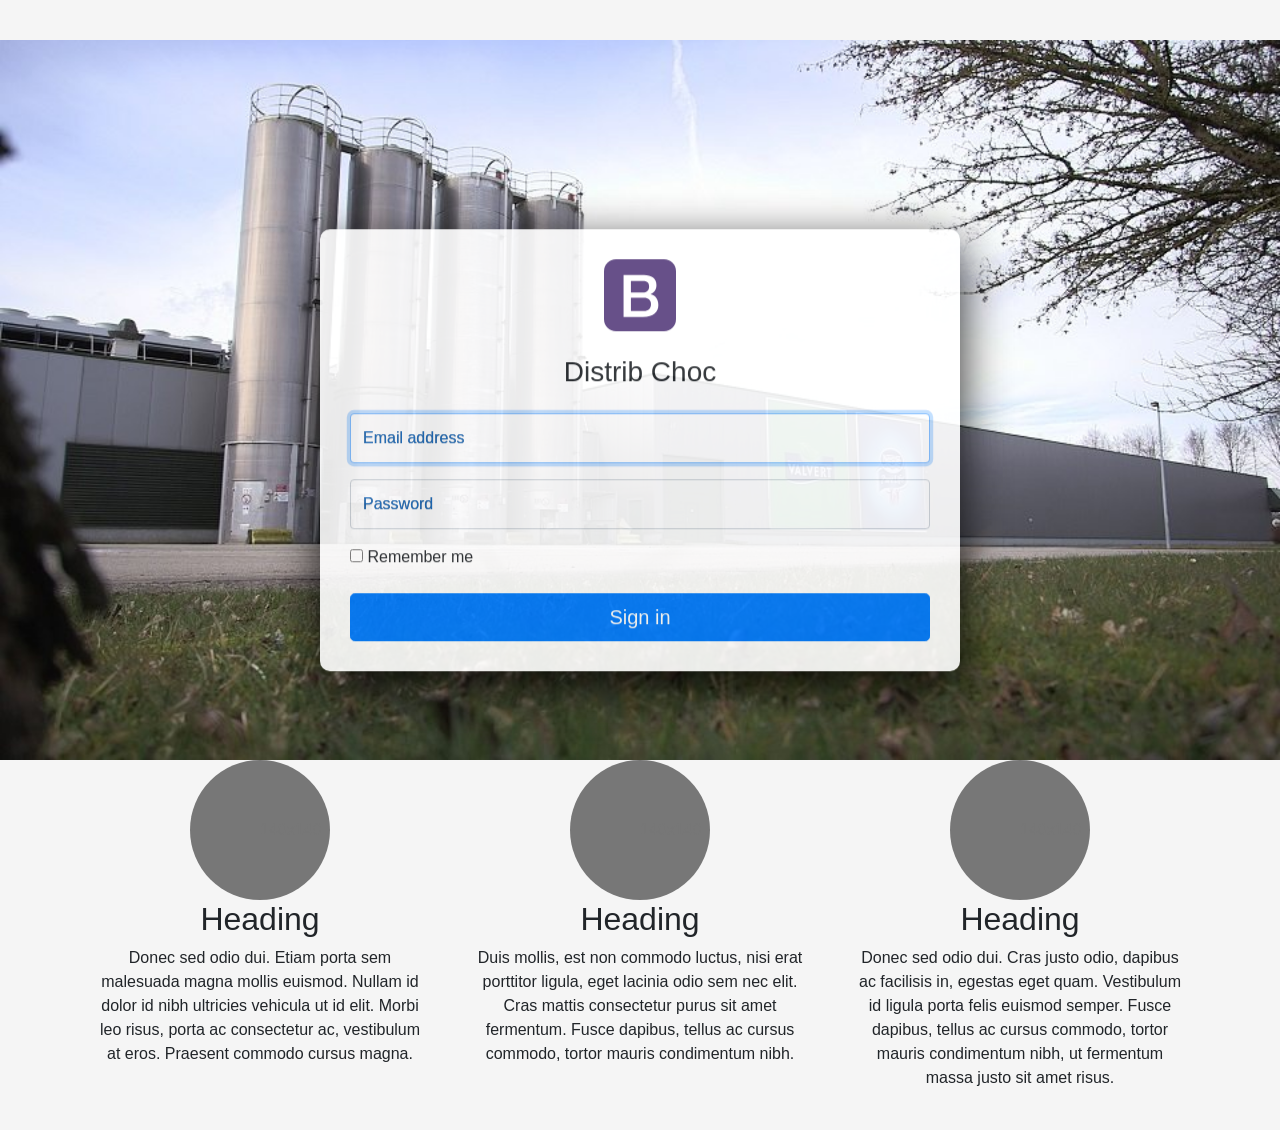
<file: index.html>
<!doctype html>
<html lang="en">
  <head>
    <meta charset="utf-8">
    <meta name="viewport" content="width=device-width, initial-scale=1, shrink-to-fit=no">
    <meta name="description" content="">
    <meta name="author" content="Mark Otto, Jacob Thornton, and Bootstrap contributors">
    <meta name="generator" content="Jekyll v4.1.1">
    <link rel="canonical" href="https://getbootstrap.com/docs/4.5/examples/floating-labels/">
    <!-- Bootstrap core CSS -->
    <link href="assets/dist/css/bootstrap.min.css" rel="stylesheet">
    <!-- Custom styles for this template -->
    <link href="floating-labels.css" rel="stylesheet">
    <title>DISTRIB CHOC</title>  
  </head>

  <body>
    <form class="form-signin">
        <div class="text-center mb-4">
           <img class="mb-4" src="assets/brand/bootstrap-solid.svg" alt="" width="72" height="72">
           <h1 class="h3 mb-3 font-weight-normal">Distrib Choc</h1>
        </div>

        <div class="form-label-group">
           <input type="email" id="inputEmail" class="form-control" placeholder="Email address" required autofocus>
           <label for="inputEmail">Email address</label>
        </div>

  <div class="form-label-group">
    <input type="password" id="inputPassword" class="form-control" placeholder="Password" required>
    <label for="inputPassword">Password</label>
  </div>

  <div class="checkbox mb-3">
    <label>
      <input type="checkbox" value="remember-me"> Remember me
    </label>
  </div>
  <button class="btn btn-lg btn-primary btn-block" type="submit">Sign in</button>
</form>
 <div class="image_de_background" style="max-width:100%";>
  <img class="diaporama slide" src=exemple\2016_etalle_feature_story_2.jpg style="width:100%">
  <img class="diaporama slide" src=exemple\autre_usine.jpg style="width:100%">
  <img class="diaporama slide" src=exemple\fabrication_chocolat.jpg style="width:100%">
  
   </div>
   <!--script de diaporama + boucle -->
   <script>
       var myIndex = 0;
       carousel();

       function carousel(){
           var i;
           var x = document.getElementsByClassName("diaporama slide");
           for (i= 0; i < x.length; i++){
               x[i].style.display ="none";
           }
           myIndex++;
           if (myIndex > x.length) {myIndex= 1}
           x[myIndex-1].style.display = "block";
           setTimeout(carousel, 3000);
       }
   </script>
<div class="container marketing">

  <!-- Three columns of text below the carousel -->
  <div class="row">
    <div class="col-lg-4">
      <svg class="bd-placeholder-img rounded-circle" width="140" height="140" xmlns="http://www.w3.org/2000/svg" preserveAspectRatio="xMidYMid slice" focusable="false" role="img" aria-label="Placeholder: 140x140"><title>Placeholder</title><rect width="100%" height="100%" fill="#777"/><text x="50%" y="50%" fill="#777" dy=".3em">140x140</text></svg>
      <h2>Heading</h2>
      <p>Donec sed odio dui. Etiam porta sem malesuada magna mollis euismod. Nullam id dolor id nibh ultricies vehicula ut id elit. Morbi leo risus, porta ac consectetur ac, vestibulum at eros. Praesent commodo cursus magna.</p>
    
    </div><!-- /.col-lg-4 -->
    <div class="col-lg-4">
      <svg class="bd-placeholder-img rounded-circle" width="140" height="140" xmlns="http://www.w3.org/2000/svg" preserveAspectRatio="xMidYMid slice" focusable="false" role="img" aria-label="Placeholder: 140x140"><title>Placeholder</title><rect width="100%" height="100%" fill="#777"/><text x="50%" y="50%" fill="#777" dy=".3em">140x140</text></svg>
      <h2>Heading</h2>
      <p>Duis mollis, est non commodo luctus, nisi erat porttitor ligula, eget lacinia odio sem nec elit. Cras mattis consectetur purus sit amet fermentum. Fusce dapibus, tellus ac cursus commodo, tortor mauris condimentum nibh.</p>
     
    </div><!-- /.col-lg-4 -->
    <div class="col-lg-4">
      <svg class="bd-placeholder-img rounded-circle" width="140" height="140" xmlns="http://www.w3.org/2000/svg" preserveAspectRatio="xMidYMid slice" focusable="false" role="img" aria-label="Placeholder: 140x140"><title>Placeholder</title><rect width="100%" height="100%" fill="#777"/><text x="50%" y="50%" fill="#777" dy=".3em">140x140</text></svg>
      <h2>Heading</h2>
      <p>Donec sed odio dui. Cras justo odio, dapibus ac facilisis in, egestas eget quam. Vestibulum id ligula porta felis euismod semper. Fusce dapibus, tellus ac cursus commodo, tortor mauris condimentum nibh, ut fermentum massa justo sit amet risus.</p>
      
    </div><!-- /.col-lg-4 -->
  </div><!-- /.row -->
</body>
</html>
</file>
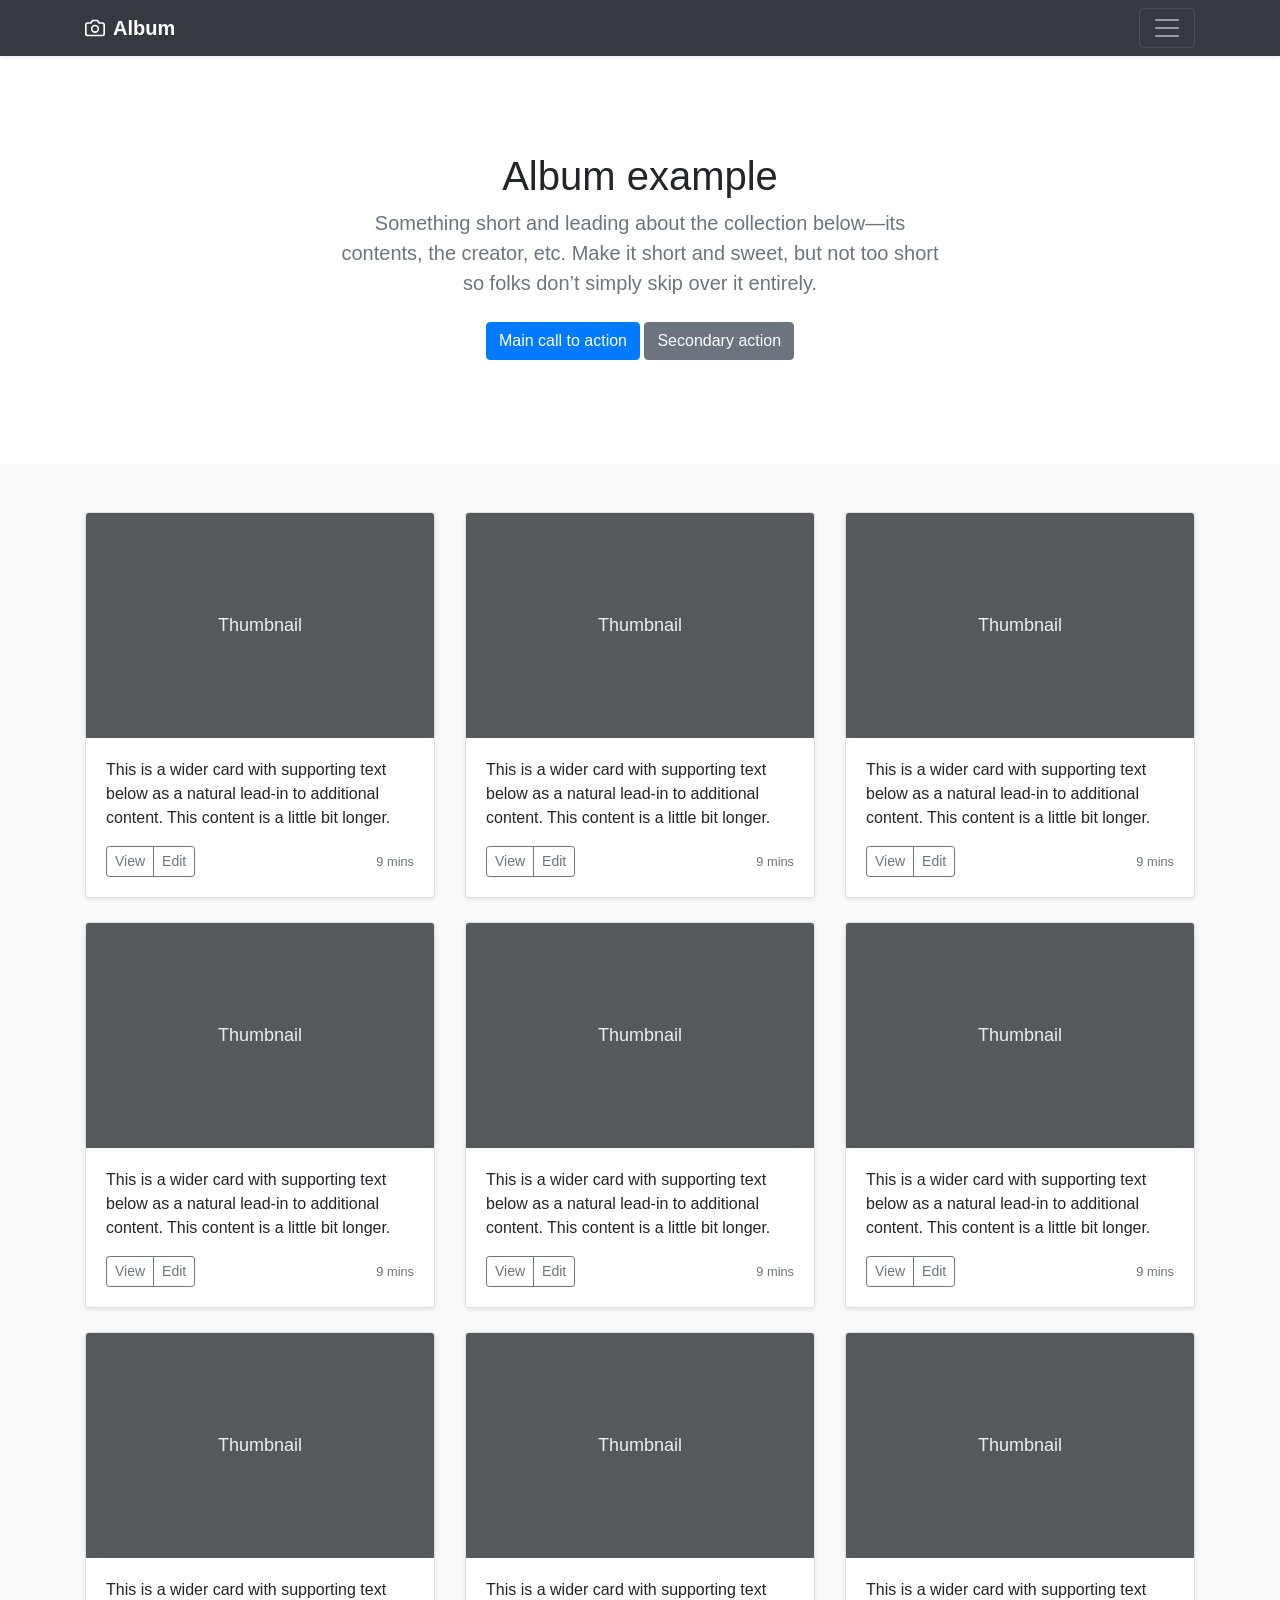
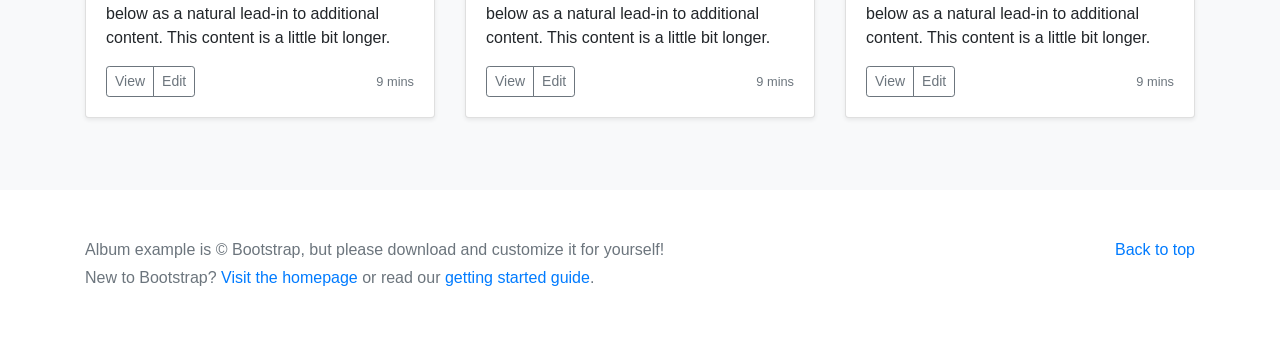
<file: bootstrap-4.5.3-examples/album/index.html>
<!doctype html>
<html lang="en">
  <head>
    <meta charset="utf-8">
    <meta name="viewport" content="width=device-width, initial-scale=1, shrink-to-fit=no">
    <meta name="description" content="">
    <meta name="author" content="Mark Otto, Jacob Thornton, and Bootstrap contributors">
    <meta name="generator" content="Jekyll v4.1.1">
    <title>Album example · Bootstrap</title>

    <link rel="canonical" href="https://getbootstrap.com/docs/4.5/examples/album/">

    <!-- Bootstrap core CSS -->
<link href="../assets/dist/css/bootstrap.min.css" rel="stylesheet">

    <style>
      .bd-placeholder-img {
        font-size: 1.125rem;
        text-anchor: middle;
        -webkit-user-select: none;
        -moz-user-select: none;
        -ms-user-select: none;
        user-select: none;
      }

      @media (min-width: 768px) {
        .bd-placeholder-img-lg {
          font-size: 3.5rem;
        }
      }
    </style>
    <!-- Custom styles for this template -->
    <link href="album.css" rel="stylesheet">
  </head>
  <body>
    <header>
  <div class="collapse bg-dark" id="navbarHeader">
    <div class="container">
      <div class="row">
        <div class="col-sm-8 col-md-7 py-4">
          <h4 class="text-white">About</h4>
          <p class="text-muted">Add some information about the album below, the author, or any other background context. Make it a few sentences long so folks can pick up some informative tidbits. Then, link them off to some social networking sites or contact information.</p>
        </div>
        <div class="col-sm-4 offset-md-1 py-4">
          <h4 class="text-white">Contact</h4>
          <ul class="list-unstyled">
            <li><a href="#" class="text-white">Follow on Twitter</a></li>
            <li><a href="#" class="text-white">Like on Facebook</a></li>
            <li><a href="#" class="text-white">Email me</a></li>
          </ul>
        </div>
      </div>
    </div>
  </div>
  <div class="navbar navbar-dark bg-dark shadow-sm">
    <div class="container d-flex justify-content-between">
      <a href="#" class="navbar-brand d-flex align-items-center">
        <svg xmlns="http://www.w3.org/2000/svg" width="20" height="20" fill="none" stroke="currentColor" stroke-linecap="round" stroke-linejoin="round" stroke-width="2" aria-hidden="true" class="mr-2" viewBox="0 0 24 24" focusable="false"><path d="M23 19a2 2 0 0 1-2 2H3a2 2 0 0 1-2-2V8a2 2 0 0 1 2-2h4l2-3h6l2 3h4a2 2 0 0 1 2 2z"/><circle cx="12" cy="13" r="4"/></svg>
        <strong>Album</strong>
      </a>
      <button class="navbar-toggler" type="button" data-toggle="collapse" data-target="#navbarHeader" aria-controls="navbarHeader" aria-expanded="false" aria-label="Toggle navigation">
        <span class="navbar-toggler-icon"></span>
      </button>
    </div>
  </div>
</header>

<main role="main">

  <section class="jumbotron text-center">
    <div class="container">
      <h1>Album example</h1>
      <p class="lead text-muted">Something short and leading about the collection below—its contents, the creator, etc. Make it short and sweet, but not too short so folks don’t simply skip over it entirely.</p>
      <p>
        <a href="#" class="btn btn-primary my-2">Main call to action</a>
        <a href="#" class="btn btn-secondary my-2">Secondary action</a>
      </p>
    </div>
  </section>

  <div class="album py-5 bg-light">
    <div class="container">

      <div class="row">
        <div class="col-md-4">
          <div class="card mb-4 shadow-sm">
            <svg class="bd-placeholder-img card-img-top" width="100%" height="225" xmlns="http://www.w3.org/2000/svg" preserveAspectRatio="xMidYMid slice" focusable="false" role="img" aria-label="Placeholder: Thumbnail"><title>Placeholder</title><rect width="100%" height="100%" fill="#55595c"/><text x="50%" y="50%" fill="#eceeef" dy=".3em">Thumbnail</text></svg>
            <div class="card-body">
              <p class="card-text">This is a wider card with supporting text below as a natural lead-in to additional content. This content is a little bit longer.</p>
              <div class="d-flex justify-content-between align-items-center">
                <div class="btn-group">
                  <button type="button" class="btn btn-sm btn-outline-secondary">View</button>
                  <button type="button" class="btn btn-sm btn-outline-secondary">Edit</button>
                </div>
                <small class="text-muted">9 mins</small>
              </div>
            </div>
          </div>
        </div>
        <div class="col-md-4">
          <div class="card mb-4 shadow-sm">
            <svg class="bd-placeholder-img card-img-top" width="100%" height="225" xmlns="http://www.w3.org/2000/svg" preserveAspectRatio="xMidYMid slice" focusable="false" role="img" aria-label="Placeholder: Thumbnail"><title>Placeholder</title><rect width="100%" height="100%" fill="#55595c"/><text x="50%" y="50%" fill="#eceeef" dy=".3em">Thumbnail</text></svg>
            <div class="card-body">
              <p class="card-text">This is a wider card with supporting text below as a natural lead-in to additional content. This content is a little bit longer.</p>
              <div class="d-flex justify-content-between align-items-center">
                <div class="btn-group">
                  <button type="button" class="btn btn-sm btn-outline-secondary">View</button>
                  <button type="button" class="btn btn-sm btn-outline-secondary">Edit</button>
                </div>
                <small class="text-muted">9 mins</small>
              </div>
            </div>
          </div>
        </div>
        <div class="col-md-4">
          <div class="card mb-4 shadow-sm">
            <svg class="bd-placeholder-img card-img-top" width="100%" height="225" xmlns="http://www.w3.org/2000/svg" preserveAspectRatio="xMidYMid slice" focusable="false" role="img" aria-label="Placeholder: Thumbnail"><title>Placeholder</title><rect width="100%" height="100%" fill="#55595c"/><text x="50%" y="50%" fill="#eceeef" dy=".3em">Thumbnail</text></svg>
            <div class="card-body">
              <p class="card-text">This is a wider card with supporting text below as a natural lead-in to additional content. This content is a little bit longer.</p>
              <div class="d-flex justify-content-between align-items-center">
                <div class="btn-group">
                  <button type="button" class="btn btn-sm btn-outline-secondary">View</button>
                  <button type="button" class="btn btn-sm btn-outline-secondary">Edit</button>
                </div>
                <small class="text-muted">9 mins</small>
              </div>
            </div>
          </div>
        </div>

        <div class="col-md-4">
          <div class="card mb-4 shadow-sm">
            <svg class="bd-placeholder-img card-img-top" width="100%" height="225" xmlns="http://www.w3.org/2000/svg" preserveAspectRatio="xMidYMid slice" focusable="false" role="img" aria-label="Placeholder: Thumbnail"><title>Placeholder</title><rect width="100%" height="100%" fill="#55595c"/><text x="50%" y="50%" fill="#eceeef" dy=".3em">Thumbnail</text></svg>
            <div class="card-body">
              <p class="card-text">This is a wider card with supporting text below as a natural lead-in to additional content. This content is a little bit longer.</p>
              <div class="d-flex justify-content-between align-items-center">
                <div class="btn-group">
                  <button type="button" class="btn btn-sm btn-outline-secondary">View</button>
                  <button type="button" class="btn btn-sm btn-outline-secondary">Edit</button>
                </div>
                <small class="text-muted">9 mins</small>
              </div>
            </div>
          </div>
        </div>
        <div class="col-md-4">
          <div class="card mb-4 shadow-sm">
            <svg class="bd-placeholder-img card-img-top" width="100%" height="225" xmlns="http://www.w3.org/2000/svg" preserveAspectRatio="xMidYMid slice" focusable="false" role="img" aria-label="Placeholder: Thumbnail"><title>Placeholder</title><rect width="100%" height="100%" fill="#55595c"/><text x="50%" y="50%" fill="#eceeef" dy=".3em">Thumbnail</text></svg>
            <div class="card-body">
              <p class="card-text">This is a wider card with supporting text below as a natural lead-in to additional content. This content is a little bit longer.</p>
              <div class="d-flex justify-content-between align-items-center">
                <div class="btn-group">
                  <button type="button" class="btn btn-sm btn-outline-secondary">View</button>
                  <button type="button" class="btn btn-sm btn-outline-secondary">Edit</button>
                </div>
                <small class="text-muted">9 mins</small>
              </div>
            </div>
          </div>
        </div>
        <div class="col-md-4">
          <div class="card mb-4 shadow-sm">
            <svg class="bd-placeholder-img card-img-top" width="100%" height="225" xmlns="http://www.w3.org/2000/svg" preserveAspectRatio="xMidYMid slice" focusable="false" role="img" aria-label="Placeholder: Thumbnail"><title>Placeholder</title><rect width="100%" height="100%" fill="#55595c"/><text x="50%" y="50%" fill="#eceeef" dy=".3em">Thumbnail</text></svg>
            <div class="card-body">
              <p class="card-text">This is a wider card with supporting text below as a natural lead-in to additional content. This content is a little bit longer.</p>
              <div class="d-flex justify-content-between align-items-center">
                <div class="btn-group">
                  <button type="button" class="btn btn-sm btn-outline-secondary">View</button>
                  <button type="button" class="btn btn-sm btn-outline-secondary">Edit</button>
                </div>
                <small class="text-muted">9 mins</small>
              </div>
            </div>
          </div>
        </div>

        <div class="col-md-4">
          <div class="card mb-4 shadow-sm">
            <svg class="bd-placeholder-img card-img-top" width="100%" height="225" xmlns="http://www.w3.org/2000/svg" preserveAspectRatio="xMidYMid slice" focusable="false" role="img" aria-label="Placeholder: Thumbnail"><title>Placeholder</title><rect width="100%" height="100%" fill="#55595c"/><text x="50%" y="50%" fill="#eceeef" dy=".3em">Thumbnail</text></svg>
            <div class="card-body">
              <p class="card-text">This is a wider card with supporting text below as a natural lead-in to additional content. This content is a little bit longer.</p>
              <div class="d-flex justify-content-between align-items-center">
                <div class="btn-group">
                  <button type="button" class="btn btn-sm btn-outline-secondary">View</button>
                  <button type="button" class="btn btn-sm btn-outline-secondary">Edit</button>
                </div>
                <small class="text-muted">9 mins</small>
              </div>
            </div>
          </div>
        </div>
        <div class="col-md-4">
          <div class="card mb-4 shadow-sm">
            <svg class="bd-placeholder-img card-img-top" width="100%" height="225" xmlns="http://www.w3.org/2000/svg" preserveAspectRatio="xMidYMid slice" focusable="false" role="img" aria-label="Placeholder: Thumbnail"><title>Placeholder</title><rect width="100%" height="100%" fill="#55595c"/><text x="50%" y="50%" fill="#eceeef" dy=".3em">Thumbnail</text></svg>
            <div class="card-body">
              <p class="card-text">This is a wider card with supporting text below as a natural lead-in to additional content. This content is a little bit longer.</p>
              <div class="d-flex justify-content-between align-items-center">
                <div class="btn-group">
                  <button type="button" class="btn btn-sm btn-outline-secondary">View</button>
                  <button type="button" class="btn btn-sm btn-outline-secondary">Edit</button>
                </div>
                <small class="text-muted">9 mins</small>
              </div>
            </div>
          </div>
        </div>
        <div class="col-md-4">
          <div class="card mb-4 shadow-sm">
            <svg class="bd-placeholder-img card-img-top" width="100%" height="225" xmlns="http://www.w3.org/2000/svg" preserveAspectRatio="xMidYMid slice" focusable="false" role="img" aria-label="Placeholder: Thumbnail"><title>Placeholder</title><rect width="100%" height="100%" fill="#55595c"/><text x="50%" y="50%" fill="#eceeef" dy=".3em">Thumbnail</text></svg>
            <div class="card-body">
              <p class="card-text">This is a wider card with supporting text below as a natural lead-in to additional content. This content is a little bit longer.</p>
              <div class="d-flex justify-content-between align-items-center">
                <div class="btn-group">
                  <button type="button" class="btn btn-sm btn-outline-secondary">View</button>
                  <button type="button" class="btn btn-sm btn-outline-secondary">Edit</button>
                </div>
                <small class="text-muted">9 mins</small>
              </div>
            </div>
          </div>
        </div>
      </div>
    </div>
  </div>

</main>

<footer class="text-muted">
  <div class="container">
    <p class="float-right">
      <a href="#">Back to top</a>
    </p>
    <p>Album example is &copy; Bootstrap, but please download and customize it for yourself!</p>
    <p>New to Bootstrap? <a href="https://getbootstrap.com/">Visit the homepage</a> or read our <a href="../getting-started/introduction/">getting started guide</a>.</p>
  </div>
</footer>
<script src="https://code.jquery.com/jquery-3.5.1.slim.min.js" integrity="sha384-DfXdz2htPH0lsSSs5nCTpuj/zy4C+OGpamoFVy38MVBnE+IbbVYUew+OrCXaRkfj" crossorigin="anonymous"></script>
      <script>window.jQuery || document.write('<script src="../assets/js/vendor/jquery.slim.min.js"><\/script>')</script><script src="../assets/dist/js/bootstrap.bundle.min.js"></script>
</html>
</file>
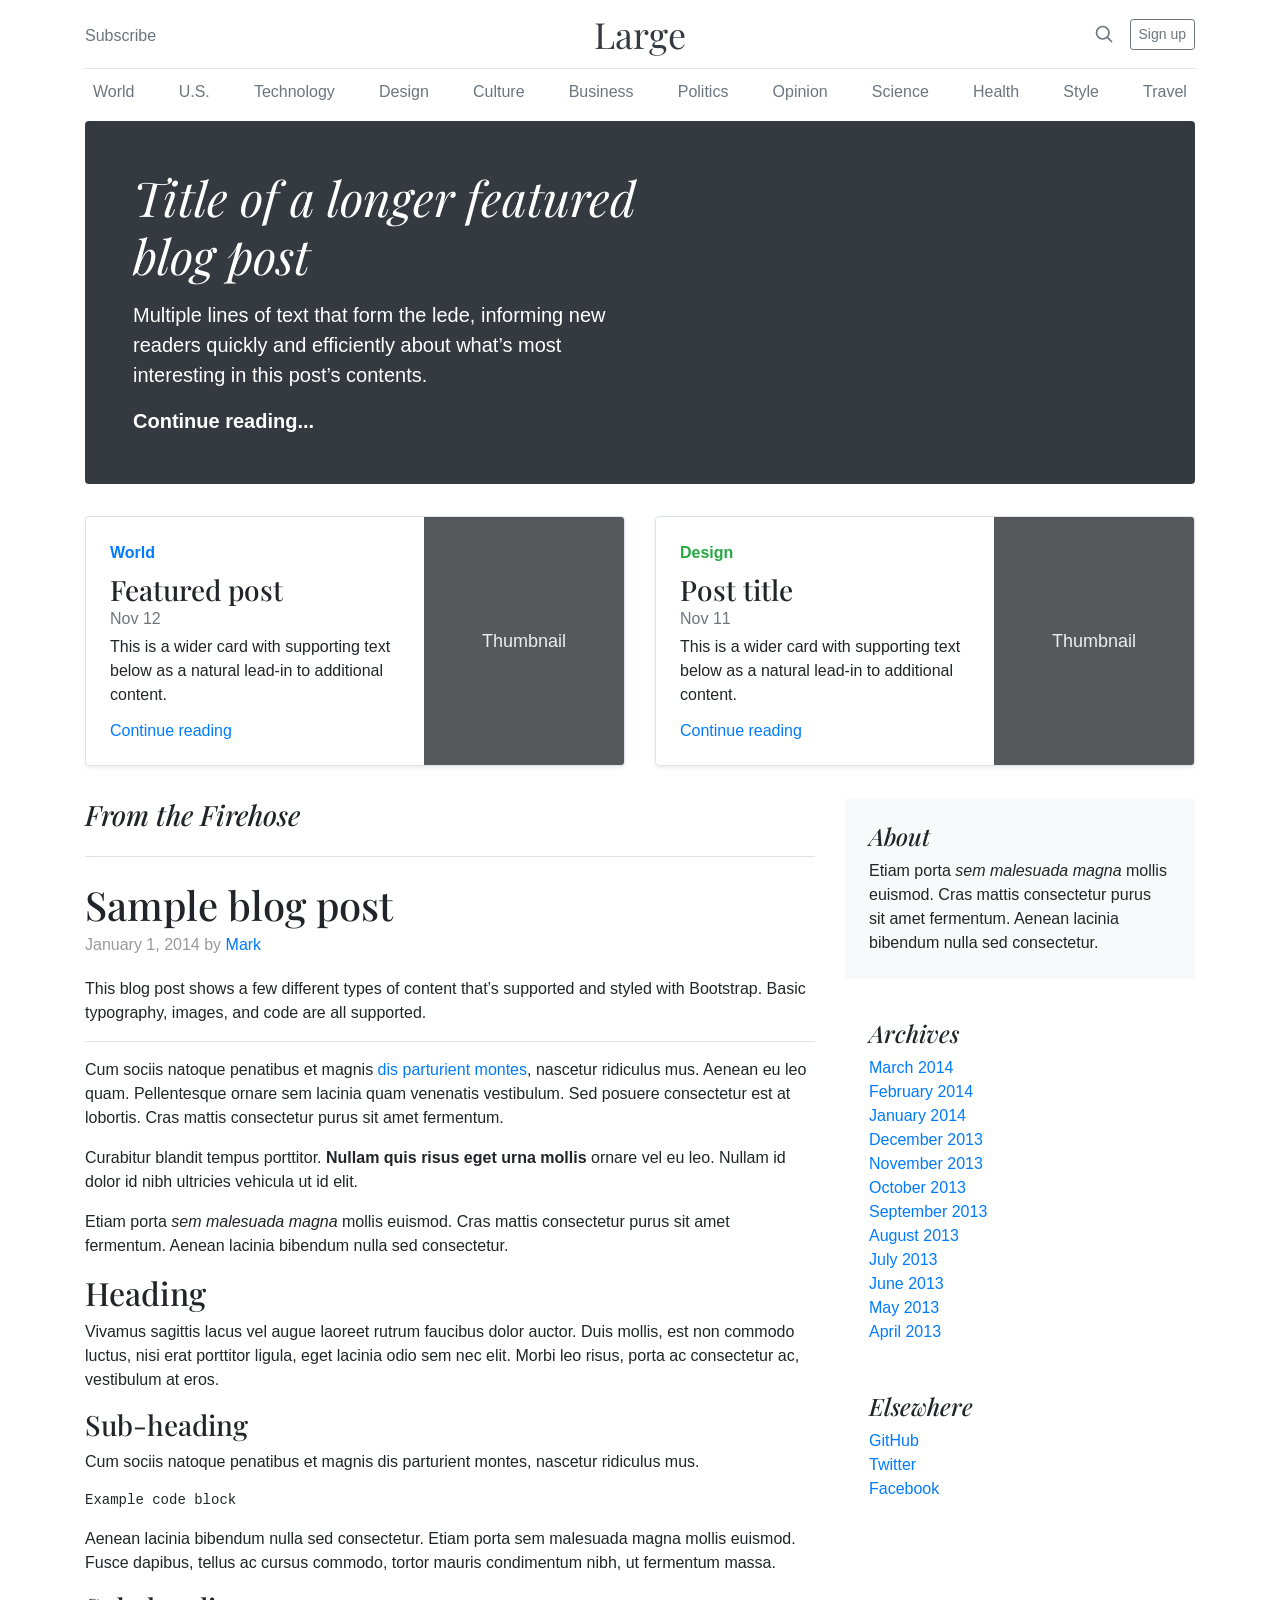
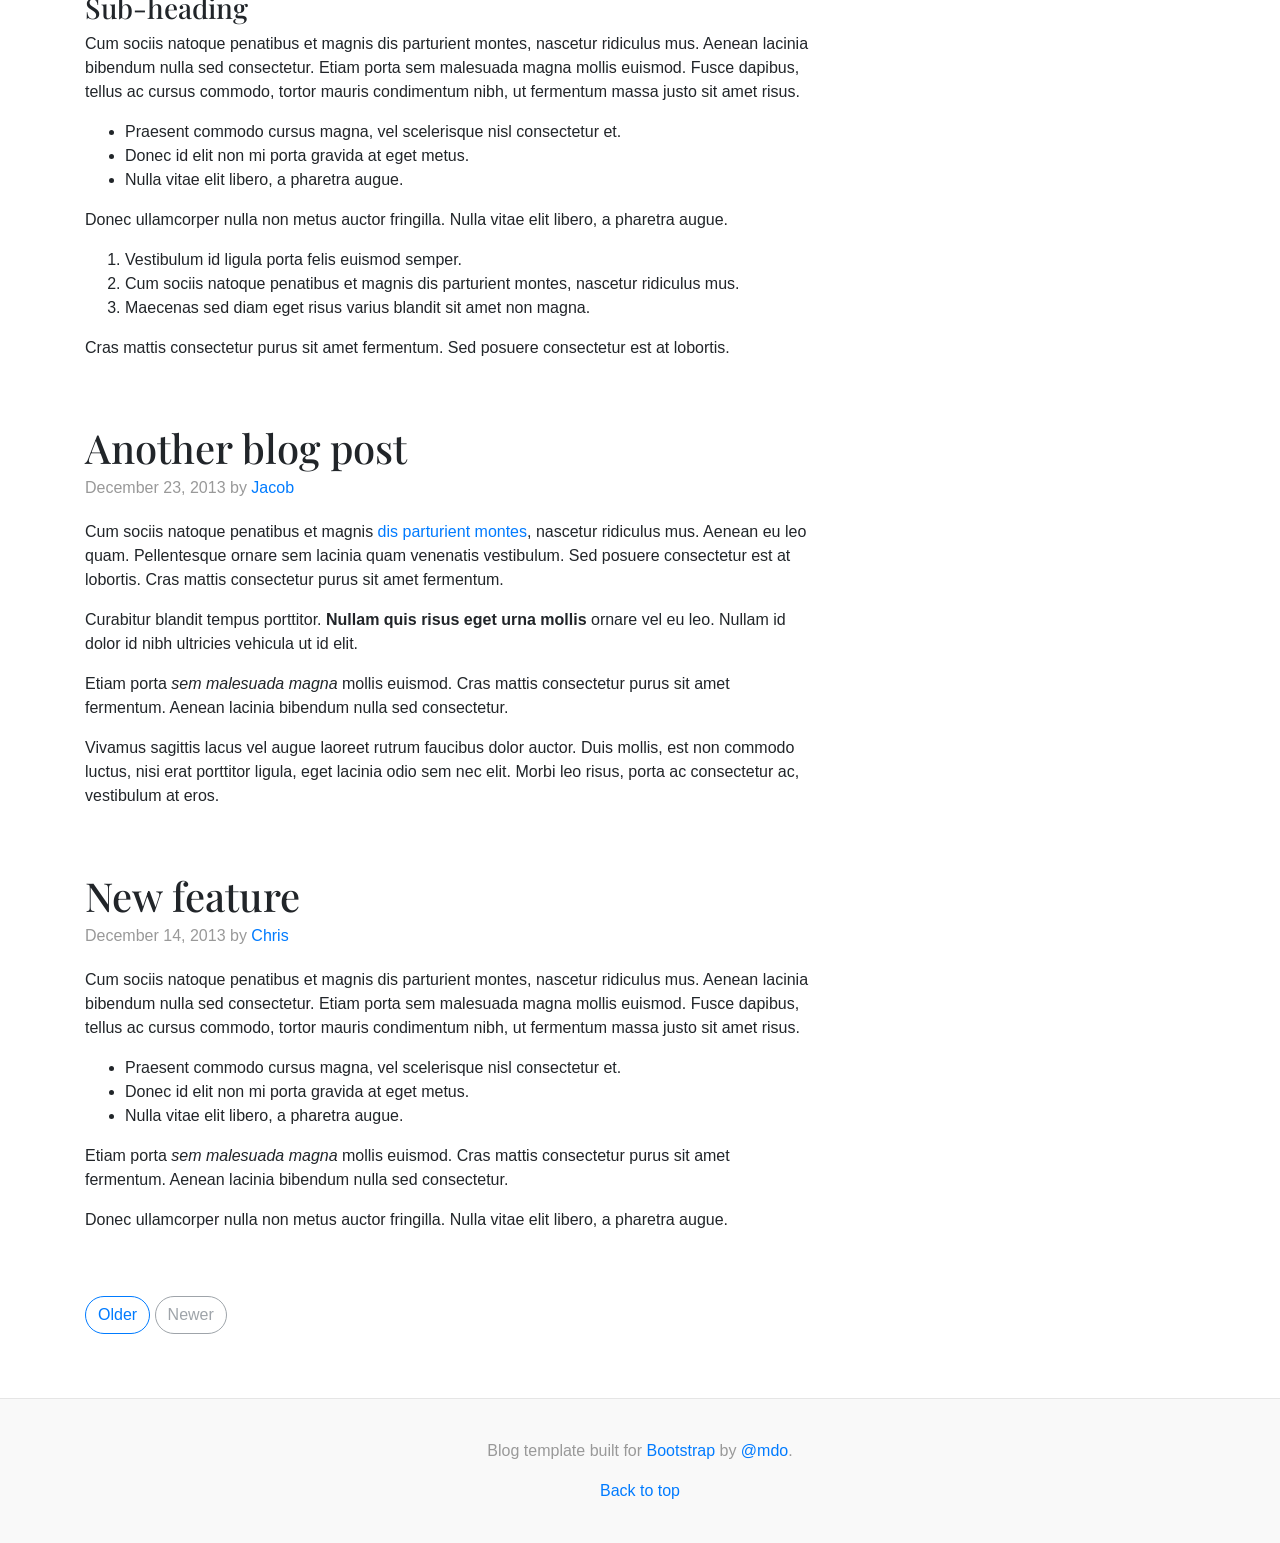
<file: bootstrap-4.5.3-examples/blog/index.html>
<!doctype html>
<html lang="en">
  <head>
    <meta charset="utf-8">
    <meta name="viewport" content="width=device-width, initial-scale=1, shrink-to-fit=no">
    <meta name="description" content="">
    <meta name="author" content="Mark Otto, Jacob Thornton, and Bootstrap contributors">
    <meta name="generator" content="Jekyll v4.1.1">
    <title>Blog Template · Bootstrap</title>

    <link rel="canonical" href="https://getbootstrap.com/docs/4.5/examples/blog/">

    <!-- Bootstrap core CSS -->
<link href="../assets/dist/css/bootstrap.min.css" rel="stylesheet">

    <style>
      .bd-placeholder-img {
        font-size: 1.125rem;
        text-anchor: middle;
        -webkit-user-select: none;
        -moz-user-select: none;
        -ms-user-select: none;
        user-select: none;
      }

      @media (min-width: 768px) {
        .bd-placeholder-img-lg {
          font-size: 3.5rem;
        }
      }
    </style>
    <!-- Custom styles for this template -->
    <link href="https://fonts.googleapis.com/css?family=Playfair+Display:700,900" rel="stylesheet">
    <!-- Custom styles for this template -->
    <link href="blog.css" rel="stylesheet">
  </head>
  <body>
    <div class="container">
  <header class="blog-header py-3">
    <div class="row flex-nowrap justify-content-between align-items-center">
      <div class="col-4 pt-1">
        <a class="text-muted" href="#">Subscribe</a>
      </div>
      <div class="col-4 text-center">
        <a class="blog-header-logo text-dark" href="#">Large</a>
      </div>
      <div class="col-4 d-flex justify-content-end align-items-center">
        <a class="text-muted" href="#" aria-label="Search">
          <svg xmlns="http://www.w3.org/2000/svg" width="20" height="20" fill="none" stroke="currentColor" stroke-linecap="round" stroke-linejoin="round" stroke-width="2" class="mx-3" role="img" viewBox="0 0 24 24" focusable="false"><title>Search</title><circle cx="10.5" cy="10.5" r="7.5"/><path d="M21 21l-5.2-5.2"/></svg>
        </a>
        <a class="btn btn-sm btn-outline-secondary" href="#">Sign up</a>
      </div>
    </div>
  </header>

  <div class="nav-scroller py-1 mb-2">
    <nav class="nav d-flex justify-content-between">
      <a class="p-2 text-muted" href="#">World</a>
      <a class="p-2 text-muted" href="#">U.S.</a>
      <a class="p-2 text-muted" href="#">Technology</a>
      <a class="p-2 text-muted" href="#">Design</a>
      <a class="p-2 text-muted" href="#">Culture</a>
      <a class="p-2 text-muted" href="#">Business</a>
      <a class="p-2 text-muted" href="#">Politics</a>
      <a class="p-2 text-muted" href="#">Opinion</a>
      <a class="p-2 text-muted" href="#">Science</a>
      <a class="p-2 text-muted" href="#">Health</a>
      <a class="p-2 text-muted" href="#">Style</a>
      <a class="p-2 text-muted" href="#">Travel</a>
    </nav>
  </div>

  <div class="jumbotron p-4 p-md-5 text-white rounded bg-dark">
    <div class="col-md-6 px-0">
      <h1 class="display-4 font-italic">Title of a longer featured blog post</h1>
      <p class="lead my-3">Multiple lines of text that form the lede, informing new readers quickly and efficiently about what’s most interesting in this post’s contents.</p>
      <p class="lead mb-0"><a href="#" class="text-white font-weight-bold">Continue reading...</a></p>
    </div>
  </div>

  <div class="row mb-2">
    <div class="col-md-6">
      <div class="row no-gutters border rounded overflow-hidden flex-md-row mb-4 shadow-sm h-md-250 position-relative">
        <div class="col p-4 d-flex flex-column position-static">
          <strong class="d-inline-block mb-2 text-primary">World</strong>
          <h3 class="mb-0">Featured post</h3>
          <div class="mb-1 text-muted">Nov 12</div>
          <p class="card-text mb-auto">This is a wider card with supporting text below as a natural lead-in to additional content.</p>
          <a href="#" class="stretched-link">Continue reading</a>
        </div>
        <div class="col-auto d-none d-lg-block">
          <svg class="bd-placeholder-img" width="200" height="250" xmlns="http://www.w3.org/2000/svg" preserveAspectRatio="xMidYMid slice" focusable="false" role="img" aria-label="Placeholder: Thumbnail"><title>Placeholder</title><rect width="100%" height="100%" fill="#55595c"/><text x="50%" y="50%" fill="#eceeef" dy=".3em">Thumbnail</text></svg>
        </div>
      </div>
    </div>
    <div class="col-md-6">
      <div class="row no-gutters border rounded overflow-hidden flex-md-row mb-4 shadow-sm h-md-250 position-relative">
        <div class="col p-4 d-flex flex-column position-static">
          <strong class="d-inline-block mb-2 text-success">Design</strong>
          <h3 class="mb-0">Post title</h3>
          <div class="mb-1 text-muted">Nov 11</div>
          <p class="mb-auto">This is a wider card with supporting text below as a natural lead-in to additional content.</p>
          <a href="#" class="stretched-link">Continue reading</a>
        </div>
        <div class="col-auto d-none d-lg-block">
          <svg class="bd-placeholder-img" width="200" height="250" xmlns="http://www.w3.org/2000/svg" preserveAspectRatio="xMidYMid slice" focusable="false" role="img" aria-label="Placeholder: Thumbnail"><title>Placeholder</title><rect width="100%" height="100%" fill="#55595c"/><text x="50%" y="50%" fill="#eceeef" dy=".3em">Thumbnail</text></svg>
        </div>
      </div>
    </div>
  </div>
</div>

<main role="main" class="container">
  <div class="row">
    <div class="col-md-8 blog-main">
      <h3 class="pb-4 mb-4 font-italic border-bottom">
        From the Firehose
      </h3>

      <div class="blog-post">
        <h2 class="blog-post-title">Sample blog post</h2>
        <p class="blog-post-meta">January 1, 2014 by <a href="#">Mark</a></p>

        <p>This blog post shows a few different types of content that’s supported and styled with Bootstrap. Basic typography, images, and code are all supported.</p>
        <hr>
        <p>Cum sociis natoque penatibus et magnis <a href="#">dis parturient montes</a>, nascetur ridiculus mus. Aenean eu leo quam. Pellentesque ornare sem lacinia quam venenatis vestibulum. Sed posuere consectetur est at lobortis. Cras mattis consectetur purus sit amet fermentum.</p>
        <blockquote>
          <p>Curabitur blandit tempus porttitor. <strong>Nullam quis risus eget urna mollis</strong> ornare vel eu leo. Nullam id dolor id nibh ultricies vehicula ut id elit.</p>
        </blockquote>
        <p>Etiam porta <em>sem malesuada magna</em> mollis euismod. Cras mattis consectetur purus sit amet fermentum. Aenean lacinia bibendum nulla sed consectetur.</p>
        <h2>Heading</h2>
        <p>Vivamus sagittis lacus vel augue laoreet rutrum faucibus dolor auctor. Duis mollis, est non commodo luctus, nisi erat porttitor ligula, eget lacinia odio sem nec elit. Morbi leo risus, porta ac consectetur ac, vestibulum at eros.</p>
        <h3>Sub-heading</h3>
        <p>Cum sociis natoque penatibus et magnis dis parturient montes, nascetur ridiculus mus.</p>
        <pre><code>Example code block</code></pre>
        <p>Aenean lacinia bibendum nulla sed consectetur. Etiam porta sem malesuada magna mollis euismod. Fusce dapibus, tellus ac cursus commodo, tortor mauris condimentum nibh, ut fermentum massa.</p>
        <h3>Sub-heading</h3>
        <p>Cum sociis natoque penatibus et magnis dis parturient montes, nascetur ridiculus mus. Aenean lacinia bibendum nulla sed consectetur. Etiam porta sem malesuada magna mollis euismod. Fusce dapibus, tellus ac cursus commodo, tortor mauris condimentum nibh, ut fermentum massa justo sit amet risus.</p>
        <ul>
          <li>Praesent commodo cursus magna, vel scelerisque nisl consectetur et.</li>
          <li>Donec id elit non mi porta gravida at eget metus.</li>
          <li>Nulla vitae elit libero, a pharetra augue.</li>
        </ul>
        <p>Donec ullamcorper nulla non metus auctor fringilla. Nulla vitae elit libero, a pharetra augue.</p>
        <ol>
          <li>Vestibulum id ligula porta felis euismod semper.</li>
          <li>Cum sociis natoque penatibus et magnis dis parturient montes, nascetur ridiculus mus.</li>
          <li>Maecenas sed diam eget risus varius blandit sit amet non magna.</li>
        </ol>
        <p>Cras mattis consectetur purus sit amet fermentum. Sed posuere consectetur est at lobortis.</p>
      </div><!-- /.blog-post -->

      <div class="blog-post">
        <h2 class="blog-post-title">Another blog post</h2>
        <p class="blog-post-meta">December 23, 2013 by <a href="#">Jacob</a></p>

        <p>Cum sociis natoque penatibus et magnis <a href="#">dis parturient montes</a>, nascetur ridiculus mus. Aenean eu leo quam. Pellentesque ornare sem lacinia quam venenatis vestibulum. Sed posuere consectetur est at lobortis. Cras mattis consectetur purus sit amet fermentum.</p>
        <blockquote>
          <p>Curabitur blandit tempus porttitor. <strong>Nullam quis risus eget urna mollis</strong> ornare vel eu leo. Nullam id dolor id nibh ultricies vehicula ut id elit.</p>
        </blockquote>
        <p>Etiam porta <em>sem malesuada magna</em> mollis euismod. Cras mattis consectetur purus sit amet fermentum. Aenean lacinia bibendum nulla sed consectetur.</p>
        <p>Vivamus sagittis lacus vel augue laoreet rutrum faucibus dolor auctor. Duis mollis, est non commodo luctus, nisi erat porttitor ligula, eget lacinia odio sem nec elit. Morbi leo risus, porta ac consectetur ac, vestibulum at eros.</p>
      </div><!-- /.blog-post -->

      <div class="blog-post">
        <h2 class="blog-post-title">New feature</h2>
        <p class="blog-post-meta">December 14, 2013 by <a href="#">Chris</a></p>

        <p>Cum sociis natoque penatibus et magnis dis parturient montes, nascetur ridiculus mus. Aenean lacinia bibendum nulla sed consectetur. Etiam porta sem malesuada magna mollis euismod. Fusce dapibus, tellus ac cursus commodo, tortor mauris condimentum nibh, ut fermentum massa justo sit amet risus.</p>
        <ul>
          <li>Praesent commodo cursus magna, vel scelerisque nisl consectetur et.</li>
          <li>Donec id elit non mi porta gravida at eget metus.</li>
          <li>Nulla vitae elit libero, a pharetra augue.</li>
        </ul>
        <p>Etiam porta <em>sem malesuada magna</em> mollis euismod. Cras mattis consectetur purus sit amet fermentum. Aenean lacinia bibendum nulla sed consectetur.</p>
        <p>Donec ullamcorper nulla non metus auctor fringilla. Nulla vitae elit libero, a pharetra augue.</p>
      </div><!-- /.blog-post -->

      <nav class="blog-pagination">
        <a class="btn btn-outline-primary" href="#">Older</a>
        <a class="btn btn-outline-secondary disabled" href="#" tabindex="-1" aria-disabled="true">Newer</a>
      </nav>

    </div><!-- /.blog-main -->

    <aside class="col-md-4 blog-sidebar">
      <div class="p-4 mb-3 bg-light rounded">
        <h4 class="font-italic">About</h4>
        <p class="mb-0">Etiam porta <em>sem malesuada magna</em> mollis euismod. Cras mattis consectetur purus sit amet fermentum. Aenean lacinia bibendum nulla sed consectetur.</p>
      </div>

      <div class="p-4">
        <h4 class="font-italic">Archives</h4>
        <ol class="list-unstyled mb-0">
          <li><a href="#">March 2014</a></li>
          <li><a href="#">February 2014</a></li>
          <li><a href="#">January 2014</a></li>
          <li><a href="#">December 2013</a></li>
          <li><a href="#">November 2013</a></li>
          <li><a href="#">October 2013</a></li>
          <li><a href="#">September 2013</a></li>
          <li><a href="#">August 2013</a></li>
          <li><a href="#">July 2013</a></li>
          <li><a href="#">June 2013</a></li>
          <li><a href="#">May 2013</a></li>
          <li><a href="#">April 2013</a></li>
        </ol>
      </div>

      <div class="p-4">
        <h4 class="font-italic">Elsewhere</h4>
        <ol class="list-unstyled">
          <li><a href="#">GitHub</a></li>
          <li><a href="#">Twitter</a></li>
          <li><a href="#">Facebook</a></li>
        </ol>
      </div>
    </aside><!-- /.blog-sidebar -->

  </div><!-- /.row -->

</main><!-- /.container -->

<footer class="blog-footer">
  <p>Blog template built for <a href="https://getbootstrap.com/">Bootstrap</a> by <a href="https://twitter.com/mdo">@mdo</a>.</p>
  <p>
    <a href="#">Back to top</a>
  </p>
</footer>
</body>
</html>
</file>
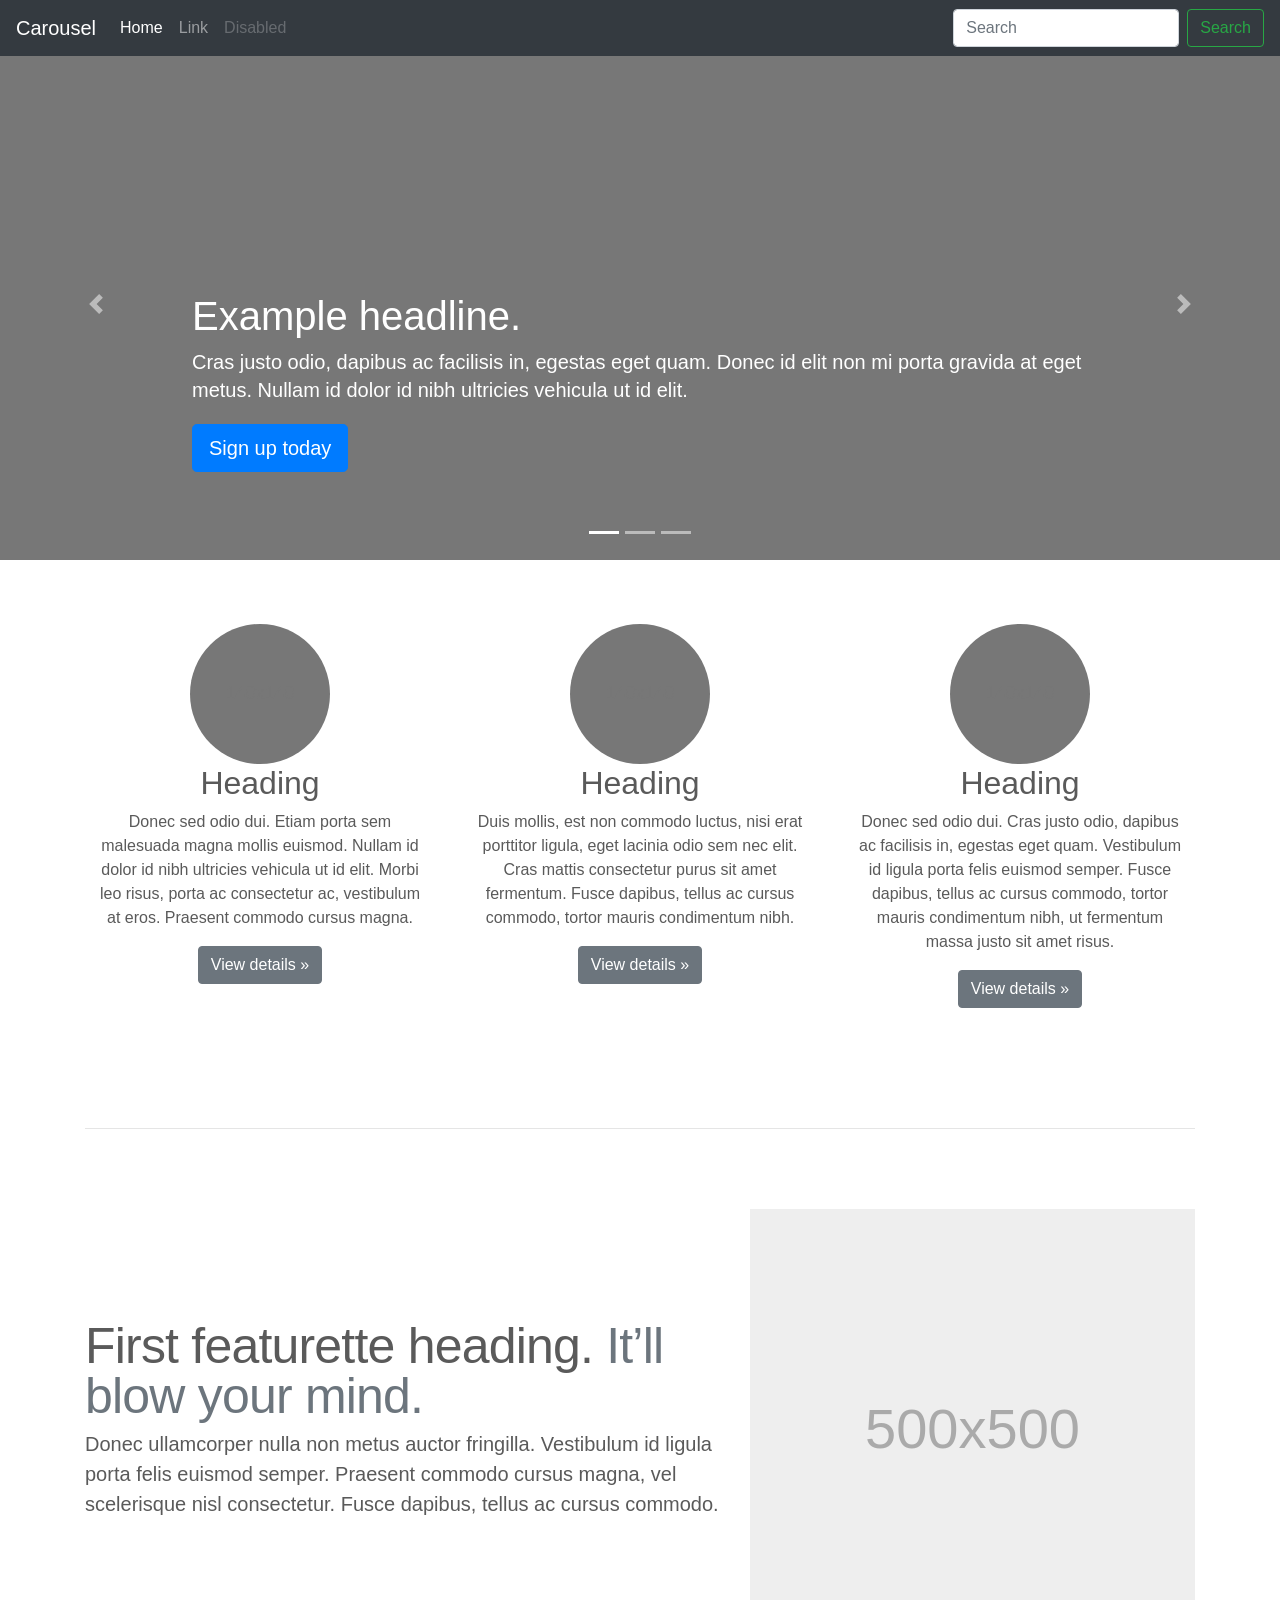
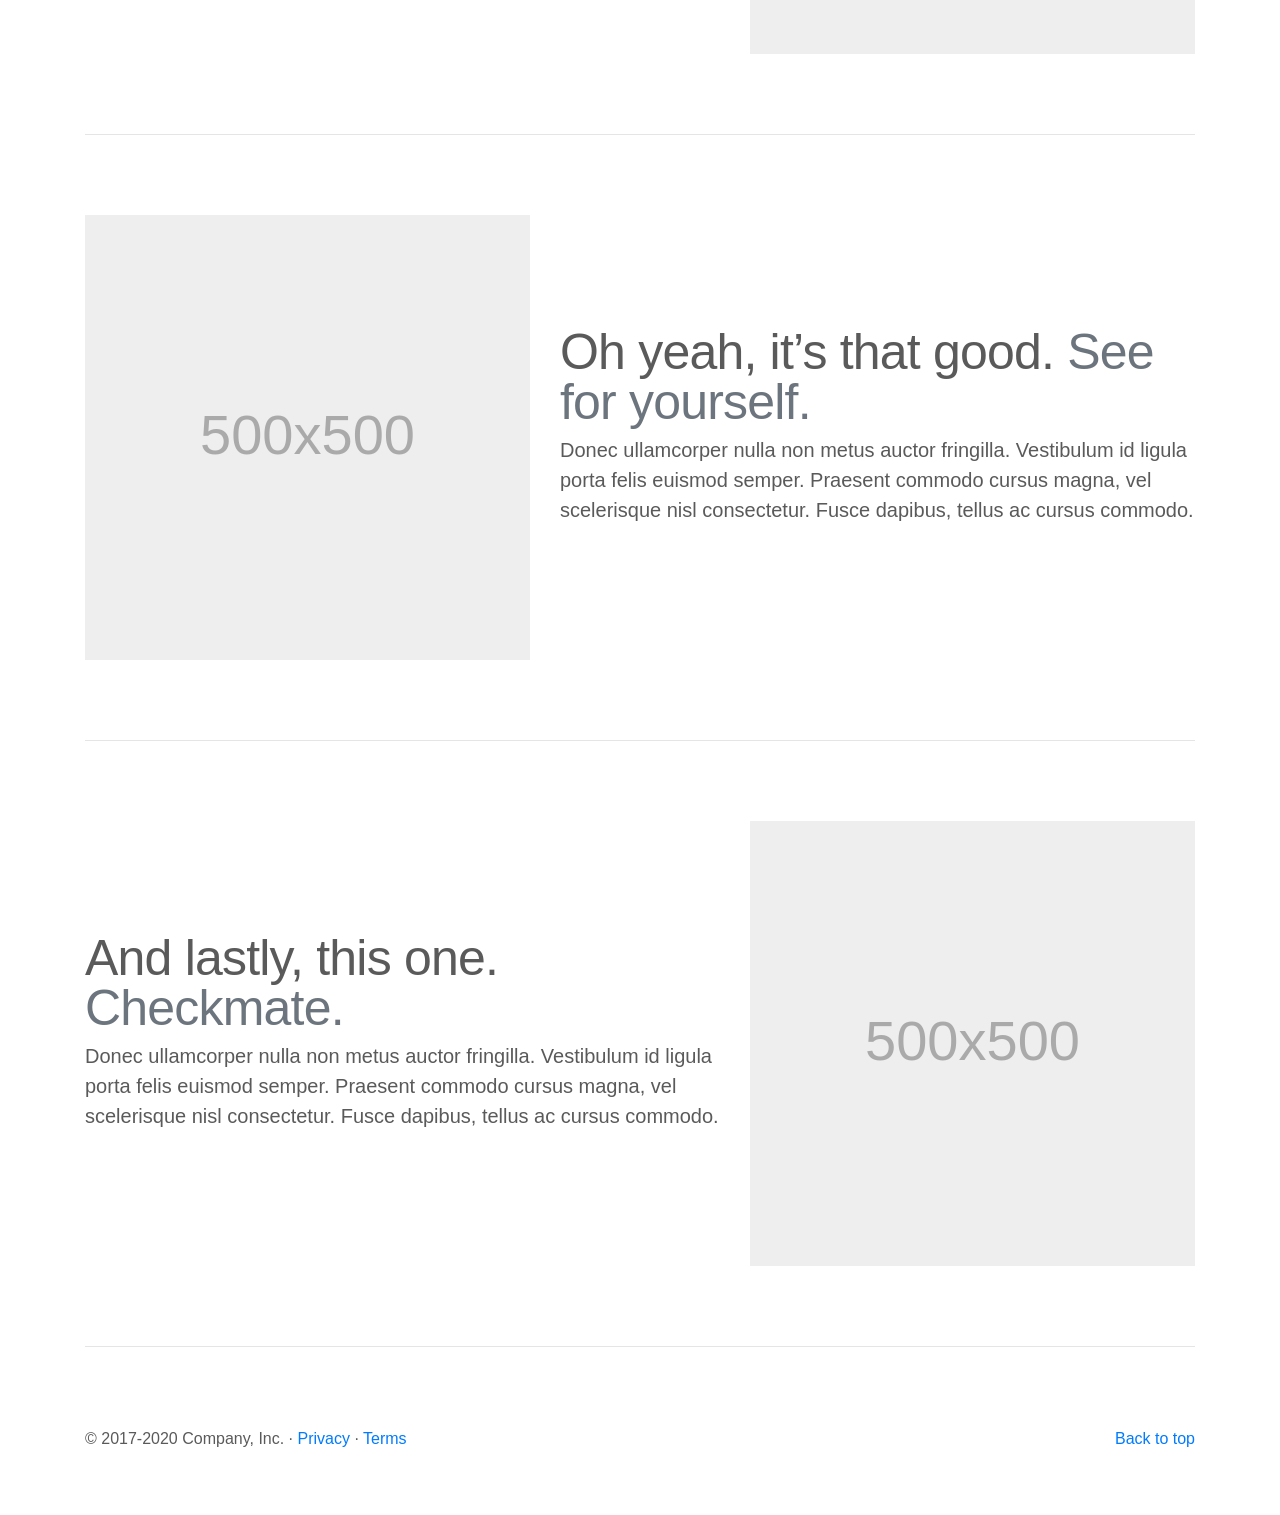
<file: bootstrap-4.5.3-examples/carousel/index.html>
<!doctype html>
<html lang="en">
  <head>
    <meta charset="utf-8">
    <meta name="viewport" content="width=device-width, initial-scale=1, shrink-to-fit=no">
    <meta name="description" content="">
    <meta name="author" content="Mark Otto, Jacob Thornton, and Bootstrap contributors">
    <meta name="generator" content="Jekyll v4.1.1">
    <title>Carousel Template · Bootstrap</title>

    <link rel="canonical" href="https://getbootstrap.com/docs/4.5/examples/carousel/">

    <!-- Bootstrap core CSS -->
<link href="../assets/dist/css/bootstrap.min.css" rel="stylesheet">

    <style>
      .bd-placeholder-img {
        font-size: 1.125rem;
        text-anchor: middle;
        -webkit-user-select: none;
        -moz-user-select: none;
        -ms-user-select: none;
        user-select: none;
      }

      @media (min-width: 768px) {
        .bd-placeholder-img-lg {
          font-size: 3.5rem;
        }
      }
    </style>
    <!-- Custom styles for this template -->
    <link href="carousel.css" rel="stylesheet">
  </head>
  <body>
    <header>
  <nav class="navbar navbar-expand-md navbar-dark fixed-top bg-dark">
    <a class="navbar-brand" href="#">Carousel</a>
    <button class="navbar-toggler" type="button" data-toggle="collapse" data-target="#navbarCollapse" aria-controls="navbarCollapse" aria-expanded="false" aria-label="Toggle navigation">
      <span class="navbar-toggler-icon"></span>
    </button>
    <div class="collapse navbar-collapse" id="navbarCollapse">
      <ul class="navbar-nav mr-auto">
        <li class="nav-item active">
          <a class="nav-link" href="#">Home <span class="sr-only">(current)</span></a>
        </li>
        <li class="nav-item">
          <a class="nav-link" href="#">Link</a>
        </li>
        <li class="nav-item">
          <a class="nav-link disabled" href="#" tabindex="-1" aria-disabled="true">Disabled</a>
        </li>
      </ul>
      <form class="form-inline mt-2 mt-md-0">
        <input class="form-control mr-sm-2" type="text" placeholder="Search" aria-label="Search">
        <button class="btn btn-outline-success my-2 my-sm-0" type="submit">Search</button>
      </form>
    </div>
  </nav>
</header>

<main role="main">

  <div id="myCarousel" class="carousel slide" data-ride="carousel">
    <ol class="carousel-indicators">
      <li data-target="#myCarousel" data-slide-to="0" class="active"></li>
      <li data-target="#myCarousel" data-slide-to="1"></li>
      <li data-target="#myCarousel" data-slide-to="2"></li>
    </ol>
    <div class="carousel-inner">
      <div class="carousel-item active">
        <svg class="bd-placeholder-img" width="100%" height="100%" xmlns="http://www.w3.org/2000/svg" preserveAspectRatio="xMidYMid slice" focusable="false" role="img"><rect width="100%" height="100%" fill="#777"/></svg>
        <div class="container">
          <div class="carousel-caption text-left">
            <h1>Example headline.</h1>
            <p>Cras justo odio, dapibus ac facilisis in, egestas eget quam. Donec id elit non mi porta gravida at eget metus. Nullam id dolor id nibh ultricies vehicula ut id elit.</p>
            <p><a class="btn btn-lg btn-primary" href="#" role="button">Sign up today</a></p>
          </div>
        </div>
      </div>
      <div class="carousel-item">
        <svg class="bd-placeholder-img" width="100%" height="100%" xmlns="http://www.w3.org/2000/svg" preserveAspectRatio="xMidYMid slice" focusable="false" role="img"><rect width="100%" height="100%" fill="#777"/></svg>
        <div class="container">
          <div class="carousel-caption">
            <h1>Another example headline.</h1>
            <p>Cras justo odio, dapibus ac facilisis in, egestas eget quam. Donec id elit non mi porta gravida at eget metus. Nullam id dolor id nibh ultricies vehicula ut id elit.</p>
            <p><a class="btn btn-lg btn-primary" href="#" role="button">Learn more</a></p>
          </div>
        </div>
      </div>
      <div class="carousel-item">
        <svg class="bd-placeholder-img" width="100%" height="100%" xmlns="http://www.w3.org/2000/svg" preserveAspectRatio="xMidYMid slice" focusable="false" role="img"><rect width="100%" height="100%" fill="#777"/></svg>
        <div class="container">
          <div class="carousel-caption text-right">
            <h1>One more for good measure.</h1>
            <p>Cras justo odio, dapibus ac facilisis in, egestas eget quam. Donec id elit non mi porta gravida at eget metus. Nullam id dolor id nibh ultricies vehicula ut id elit.</p>
            <p><a class="btn btn-lg btn-primary" href="#" role="button">Browse gallery</a></p>
          </div>
        </div>
      </div>
    </div>
    <a class="carousel-control-prev" href="#myCarousel" role="button" data-slide="prev">
      <span class="carousel-control-prev-icon" aria-hidden="true"></span>
      <span class="sr-only">Previous</span>
    </a>
    <a class="carousel-control-next" href="#myCarousel" role="button" data-slide="next">
      <span class="carousel-control-next-icon" aria-hidden="true"></span>
      <span class="sr-only">Next</span>
    </a>
  </div>


  <!-- Marketing messaging and featurettes
  ================================================== -->
  <!-- Wrap the rest of the page in another container to center all the content. -->

  <div class="container marketing">

    <!-- Three columns of text below the carousel -->
    <div class="row">
      <div class="col-lg-4">
        <svg class="bd-placeholder-img rounded-circle" width="140" height="140" xmlns="http://www.w3.org/2000/svg" preserveAspectRatio="xMidYMid slice" focusable="false" role="img" aria-label="Placeholder: 140x140"><title>Placeholder</title><rect width="100%" height="100%" fill="#777"/><text x="50%" y="50%" fill="#777" dy=".3em">140x140</text></svg>
        <h2>Heading</h2>
        <p>Donec sed odio dui. Etiam porta sem malesuada magna mollis euismod. Nullam id dolor id nibh ultricies vehicula ut id elit. Morbi leo risus, porta ac consectetur ac, vestibulum at eros. Praesent commodo cursus magna.</p>
        <p><a class="btn btn-secondary" href="#" role="button">View details &raquo;</a></p>
      </div><!-- /.col-lg-4 -->
      <div class="col-lg-4">
        <svg class="bd-placeholder-img rounded-circle" width="140" height="140" xmlns="http://www.w3.org/2000/svg" preserveAspectRatio="xMidYMid slice" focusable="false" role="img" aria-label="Placeholder: 140x140"><title>Placeholder</title><rect width="100%" height="100%" fill="#777"/><text x="50%" y="50%" fill="#777" dy=".3em">140x140</text></svg>
        <h2>Heading</h2>
        <p>Duis mollis, est non commodo luctus, nisi erat porttitor ligula, eget lacinia odio sem nec elit. Cras mattis consectetur purus sit amet fermentum. Fusce dapibus, tellus ac cursus commodo, tortor mauris condimentum nibh.</p>
        <p><a class="btn btn-secondary" href="#" role="button">View details &raquo;</a></p>
      </div><!-- /.col-lg-4 -->
      <div class="col-lg-4">
        <svg class="bd-placeholder-img rounded-circle" width="140" height="140" xmlns="http://www.w3.org/2000/svg" preserveAspectRatio="xMidYMid slice" focusable="false" role="img" aria-label="Placeholder: 140x140"><title>Placeholder</title><rect width="100%" height="100%" fill="#777"/><text x="50%" y="50%" fill="#777" dy=".3em">140x140</text></svg>
        <h2>Heading</h2>
        <p>Donec sed odio dui. Cras justo odio, dapibus ac facilisis in, egestas eget quam. Vestibulum id ligula porta felis euismod semper. Fusce dapibus, tellus ac cursus commodo, tortor mauris condimentum nibh, ut fermentum massa justo sit amet risus.</p>
        <p><a class="btn btn-secondary" href="#" role="button">View details &raquo;</a></p>
      </div><!-- /.col-lg-4 -->
    </div><!-- /.row -->


    <!-- START THE FEATURETTES -->

    <hr class="featurette-divider">

    <div class="row featurette">
      <div class="col-md-7">
        <h2 class="featurette-heading">First featurette heading. <span class="text-muted">It’ll blow your mind.</span></h2>
        <p class="lead">Donec ullamcorper nulla non metus auctor fringilla. Vestibulum id ligula porta felis euismod semper. Praesent commodo cursus magna, vel scelerisque nisl consectetur. Fusce dapibus, tellus ac cursus commodo.</p>
      </div>
      <div class="col-md-5">
        <svg class="bd-placeholder-img bd-placeholder-img-lg featurette-image img-fluid mx-auto" width="500" height="500" xmlns="http://www.w3.org/2000/svg" preserveAspectRatio="xMidYMid slice" focusable="false" role="img" aria-label="Placeholder: 500x500"><title>Placeholder</title><rect width="100%" height="100%" fill="#eee"/><text x="50%" y="50%" fill="#aaa" dy=".3em">500x500</text></svg>
      </div>
    </div>

    <hr class="featurette-divider">

    <div class="row featurette">
      <div class="col-md-7 order-md-2">
        <h2 class="featurette-heading">Oh yeah, it’s that good. <span class="text-muted">See for yourself.</span></h2>
        <p class="lead">Donec ullamcorper nulla non metus auctor fringilla. Vestibulum id ligula porta felis euismod semper. Praesent commodo cursus magna, vel scelerisque nisl consectetur. Fusce dapibus, tellus ac cursus commodo.</p>
      </div>
      <div class="col-md-5 order-md-1">
        <svg class="bd-placeholder-img bd-placeholder-img-lg featurette-image img-fluid mx-auto" width="500" height="500" xmlns="http://www.w3.org/2000/svg" preserveAspectRatio="xMidYMid slice" focusable="false" role="img" aria-label="Placeholder: 500x500"><title>Placeholder</title><rect width="100%" height="100%" fill="#eee"/><text x="50%" y="50%" fill="#aaa" dy=".3em">500x500</text></svg>
      </div>
    </div>

    <hr class="featurette-divider">

    <div class="row featurette">
      <div class="col-md-7">
        <h2 class="featurette-heading">And lastly, this one. <span class="text-muted">Checkmate.</span></h2>
        <p class="lead">Donec ullamcorper nulla non metus auctor fringilla. Vestibulum id ligula porta felis euismod semper. Praesent commodo cursus magna, vel scelerisque nisl consectetur. Fusce dapibus, tellus ac cursus commodo.</p>
      </div>
      <div class="col-md-5">
        <svg class="bd-placeholder-img bd-placeholder-img-lg featurette-image img-fluid mx-auto" width="500" height="500" xmlns="http://www.w3.org/2000/svg" preserveAspectRatio="xMidYMid slice" focusable="false" role="img" aria-label="Placeholder: 500x500"><title>Placeholder</title><rect width="100%" height="100%" fill="#eee"/><text x="50%" y="50%" fill="#aaa" dy=".3em">500x500</text></svg>
      </div>
    </div>

    <hr class="featurette-divider">

    <!-- /END THE FEATURETTES -->

  </div><!-- /.container -->


  <!-- FOOTER -->
  <footer class="container">
    <p class="float-right"><a href="#">Back to top</a></p>
    <p>&copy; 2017-2020 Company, Inc. &middot; <a href="#">Privacy</a> &middot; <a href="#">Terms</a></p>
  </footer>
</main>
<script src="https://code.jquery.com/jquery-3.5.1.slim.min.js" integrity="sha384-DfXdz2htPH0lsSSs5nCTpuj/zy4C+OGpamoFVy38MVBnE+IbbVYUew+OrCXaRkfj" crossorigin="anonymous"></script>
      <script>window.jQuery || document.write('<script src="../assets/js/vendor/jquery.slim.min.js"><\/script>')</script><script src="../assets/dist/js/bootstrap.bundle.min.js"></script>
</html>
</file>
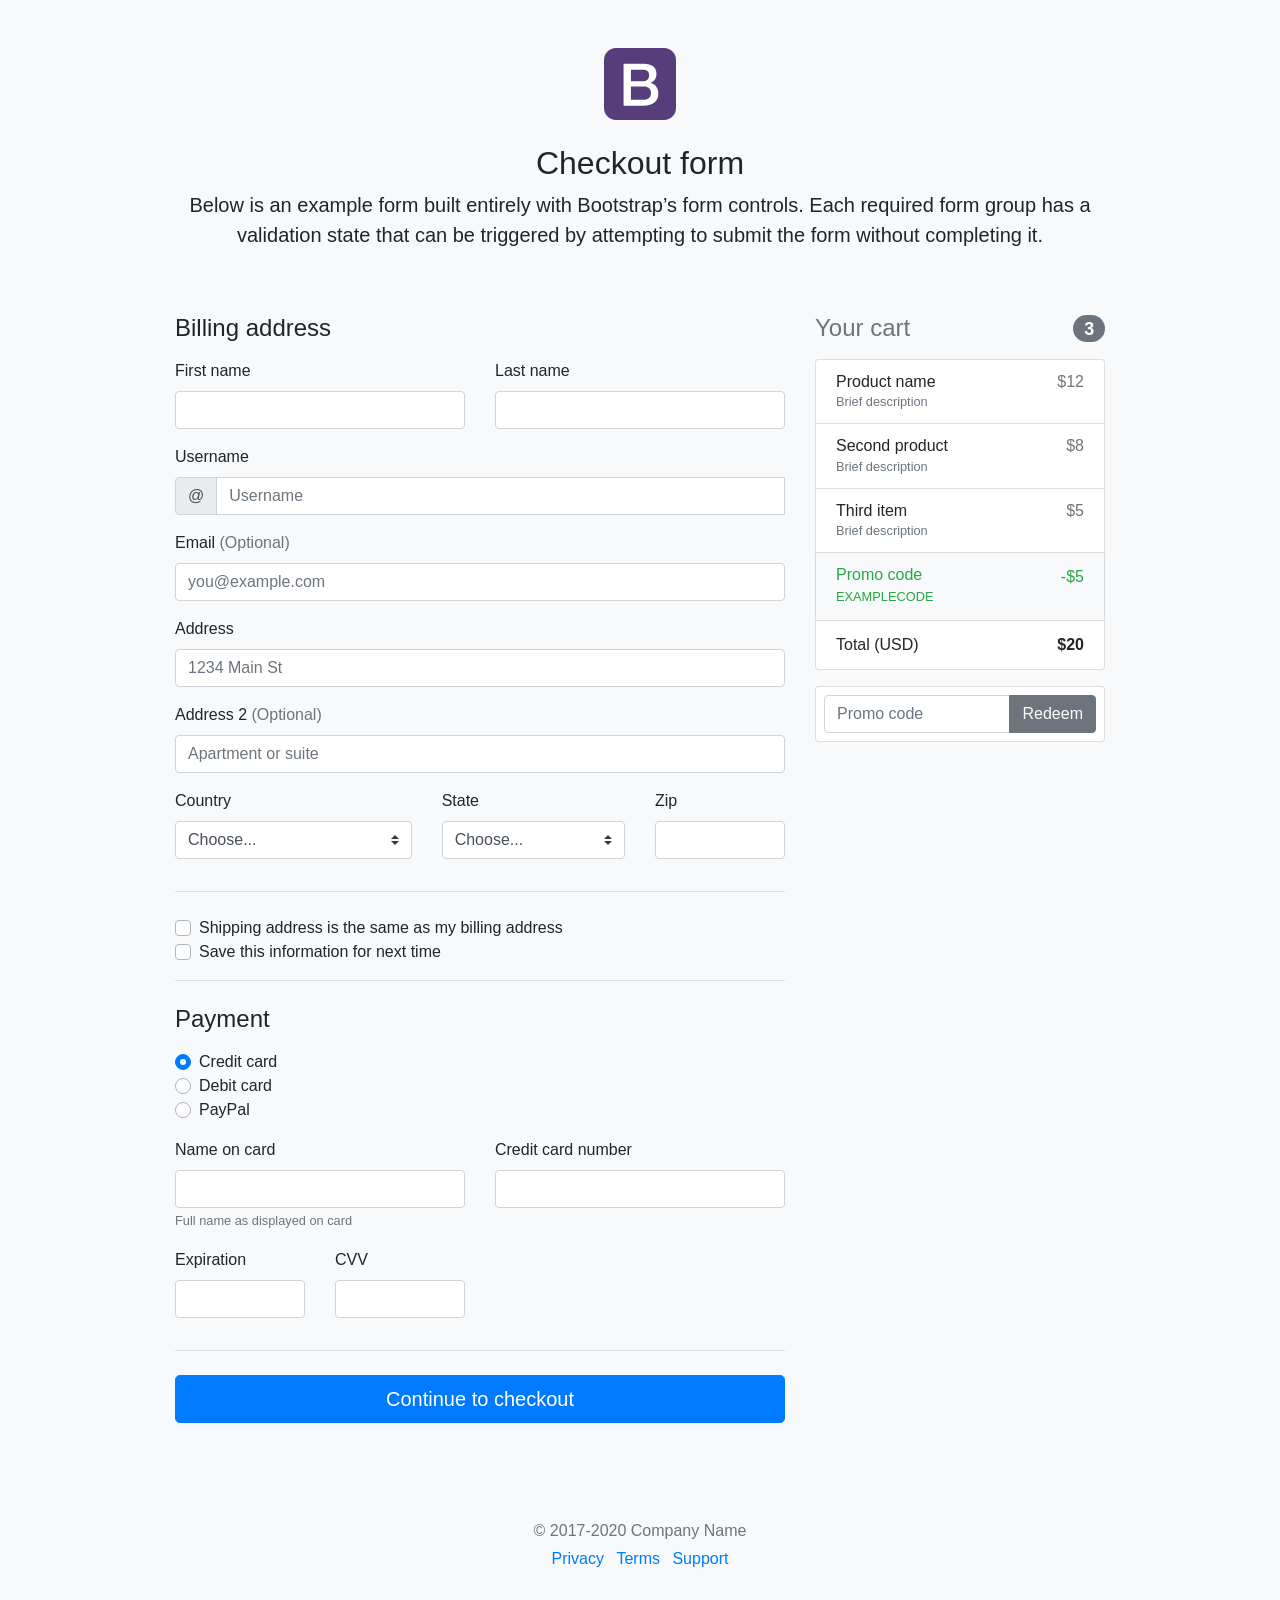
<file: bootstrap-4.5.3-examples/checkout/index.html>
<!doctype html>
<html lang="en">
  <head>
    <meta charset="utf-8">
    <meta name="viewport" content="width=device-width, initial-scale=1, shrink-to-fit=no">
    <meta name="description" content="">
    <meta name="author" content="Mark Otto, Jacob Thornton, and Bootstrap contributors">
    <meta name="generator" content="Jekyll v4.1.1">
    <title>Checkout example · Bootstrap</title>

    <link rel="canonical" href="https://getbootstrap.com/docs/4.5/examples/checkout/">

    <!-- Bootstrap core CSS -->
<link href="../assets/dist/css/bootstrap.min.css" rel="stylesheet">

    <style>
      .bd-placeholder-img {
        font-size: 1.125rem;
        text-anchor: middle;
        -webkit-user-select: none;
        -moz-user-select: none;
        -ms-user-select: none;
        user-select: none;
      }

      @media (min-width: 768px) {
        .bd-placeholder-img-lg {
          font-size: 3.5rem;
        }
      }
    </style>
    <!-- Custom styles for this template -->
    <link href="form-validation.css" rel="stylesheet">
  </head>
  <body class="bg-light">
    <div class="container">
  <div class="py-5 text-center">
    <img class="d-block mx-auto mb-4" src="../assets/brand/bootstrap-solid.svg" alt="" width="72" height="72">
    <h2>Checkout form</h2>
    <p class="lead">Below is an example form built entirely with Bootstrap’s form controls. Each required form group has a validation state that can be triggered by attempting to submit the form without completing it.</p>
  </div>

  <div class="row">
    <div class="col-md-4 order-md-2 mb-4">
      <h4 class="d-flex justify-content-between align-items-center mb-3">
        <span class="text-muted">Your cart</span>
        <span class="badge badge-secondary badge-pill">3</span>
      </h4>
      <ul class="list-group mb-3">
        <li class="list-group-item d-flex justify-content-between lh-condensed">
          <div>
            <h6 class="my-0">Product name</h6>
            <small class="text-muted">Brief description</small>
          </div>
          <span class="text-muted">$12</span>
        </li>
        <li class="list-group-item d-flex justify-content-between lh-condensed">
          <div>
            <h6 class="my-0">Second product</h6>
            <small class="text-muted">Brief description</small>
          </div>
          <span class="text-muted">$8</span>
        </li>
        <li class="list-group-item d-flex justify-content-between lh-condensed">
          <div>
            <h6 class="my-0">Third item</h6>
            <small class="text-muted">Brief description</small>
          </div>
          <span class="text-muted">$5</span>
        </li>
        <li class="list-group-item d-flex justify-content-between bg-light">
          <div class="text-success">
            <h6 class="my-0">Promo code</h6>
            <small>EXAMPLECODE</small>
          </div>
          <span class="text-success">-$5</span>
        </li>
        <li class="list-group-item d-flex justify-content-between">
          <span>Total (USD)</span>
          <strong>$20</strong>
        </li>
      </ul>

      <form class="card p-2">
        <div class="input-group">
          <input type="text" class="form-control" placeholder="Promo code">
          <div class="input-group-append">
            <button type="submit" class="btn btn-secondary">Redeem</button>
          </div>
        </div>
      </form>
    </div>
    <div class="col-md-8 order-md-1">
      <h4 class="mb-3">Billing address</h4>
      <form class="needs-validation" novalidate>
        <div class="row">
          <div class="col-md-6 mb-3">
            <label for="firstName">First name</label>
            <input type="text" class="form-control" id="firstName" placeholder="" value="" required>
            <div class="invalid-feedback">
              Valid first name is required.
            </div>
          </div>
          <div class="col-md-6 mb-3">
            <label for="lastName">Last name</label>
            <input type="text" class="form-control" id="lastName" placeholder="" value="" required>
            <div class="invalid-feedback">
              Valid last name is required.
            </div>
          </div>
        </div>

        <div class="mb-3">
          <label for="username">Username</label>
          <div class="input-group">
            <div class="input-group-prepend">
              <span class="input-group-text">@</span>
            </div>
            <input type="text" class="form-control" id="username" placeholder="Username" required>
            <div class="invalid-feedback" style="width: 100%;">
              Your username is required.
            </div>
          </div>
        </div>

        <div class="mb-3">
          <label for="email">Email <span class="text-muted">(Optional)</span></label>
          <input type="email" class="form-control" id="email" placeholder="you@example.com">
          <div class="invalid-feedback">
            Please enter a valid email address for shipping updates.
          </div>
        </div>

        <div class="mb-3">
          <label for="address">Address</label>
          <input type="text" class="form-control" id="address" placeholder="1234 Main St" required>
          <div class="invalid-feedback">
            Please enter your shipping address.
          </div>
        </div>

        <div class="mb-3">
          <label for="address2">Address 2 <span class="text-muted">(Optional)</span></label>
          <input type="text" class="form-control" id="address2" placeholder="Apartment or suite">
        </div>

        <div class="row">
          <div class="col-md-5 mb-3">
            <label for="country">Country</label>
            <select class="custom-select d-block w-100" id="country" required>
              <option value="">Choose...</option>
              <option>United States</option>
            </select>
            <div class="invalid-feedback">
              Please select a valid country.
            </div>
          </div>
          <div class="col-md-4 mb-3">
            <label for="state">State</label>
            <select class="custom-select d-block w-100" id="state" required>
              <option value="">Choose...</option>
              <option>California</option>
            </select>
            <div class="invalid-feedback">
              Please provide a valid state.
            </div>
          </div>
          <div class="col-md-3 mb-3">
            <label for="zip">Zip</label>
            <input type="text" class="form-control" id="zip" placeholder="" required>
            <div class="invalid-feedback">
              Zip code required.
            </div>
          </div>
        </div>
        <hr class="mb-4">
        <div class="custom-control custom-checkbox">
          <input type="checkbox" class="custom-control-input" id="same-address">
          <label class="custom-control-label" for="same-address">Shipping address is the same as my billing address</label>
        </div>
        <div class="custom-control custom-checkbox">
          <input type="checkbox" class="custom-control-input" id="save-info">
          <label class="custom-control-label" for="save-info">Save this information for next time</label>
        </div>
        <hr class="mb-4">

        <h4 class="mb-3">Payment</h4>

        <div class="d-block my-3">
          <div class="custom-control custom-radio">
            <input id="credit" name="paymentMethod" type="radio" class="custom-control-input" checked required>
            <label class="custom-control-label" for="credit">Credit card</label>
          </div>
          <div class="custom-control custom-radio">
            <input id="debit" name="paymentMethod" type="radio" class="custom-control-input" required>
            <label class="custom-control-label" for="debit">Debit card</label>
          </div>
          <div class="custom-control custom-radio">
            <input id="paypal" name="paymentMethod" type="radio" class="custom-control-input" required>
            <label class="custom-control-label" for="paypal">PayPal</label>
          </div>
        </div>
        <div class="row">
          <div class="col-md-6 mb-3">
            <label for="cc-name">Name on card</label>
            <input type="text" class="form-control" id="cc-name" placeholder="" required>
            <small class="text-muted">Full name as displayed on card</small>
            <div class="invalid-feedback">
              Name on card is required
            </div>
          </div>
          <div class="col-md-6 mb-3">
            <label for="cc-number">Credit card number</label>
            <input type="text" class="form-control" id="cc-number" placeholder="" required>
            <div class="invalid-feedback">
              Credit card number is required
            </div>
          </div>
        </div>
        <div class="row">
          <div class="col-md-3 mb-3">
            <label for="cc-expiration">Expiration</label>
            <input type="text" class="form-control" id="cc-expiration" placeholder="" required>
            <div class="invalid-feedback">
              Expiration date required
            </div>
          </div>
          <div class="col-md-3 mb-3">
            <label for="cc-cvv">CVV</label>
            <input type="text" class="form-control" id="cc-cvv" placeholder="" required>
            <div class="invalid-feedback">
              Security code required
            </div>
          </div>
        </div>
        <hr class="mb-4">
        <button class="btn btn-primary btn-lg btn-block" type="submit">Continue to checkout</button>
      </form>
    </div>
  </div>

  <footer class="my-5 pt-5 text-muted text-center text-small">
    <p class="mb-1">&copy; 2017-2020 Company Name</p>
    <ul class="list-inline">
      <li class="list-inline-item"><a href="#">Privacy</a></li>
      <li class="list-inline-item"><a href="#">Terms</a></li>
      <li class="list-inline-item"><a href="#">Support</a></li>
    </ul>
  </footer>
</div>
<script src="https://code.jquery.com/jquery-3.5.1.slim.min.js" integrity="sha384-DfXdz2htPH0lsSSs5nCTpuj/zy4C+OGpamoFVy38MVBnE+IbbVYUew+OrCXaRkfj" crossorigin="anonymous"></script>
      <script>window.jQuery || document.write('<script src="../assets/js/vendor/jquery.slim.min.js"><\/script>')</script><script src="../assets/dist/js/bootstrap.bundle.min.js"></script>
        <script src="form-validation.js"></script></body>
</html>
</file>
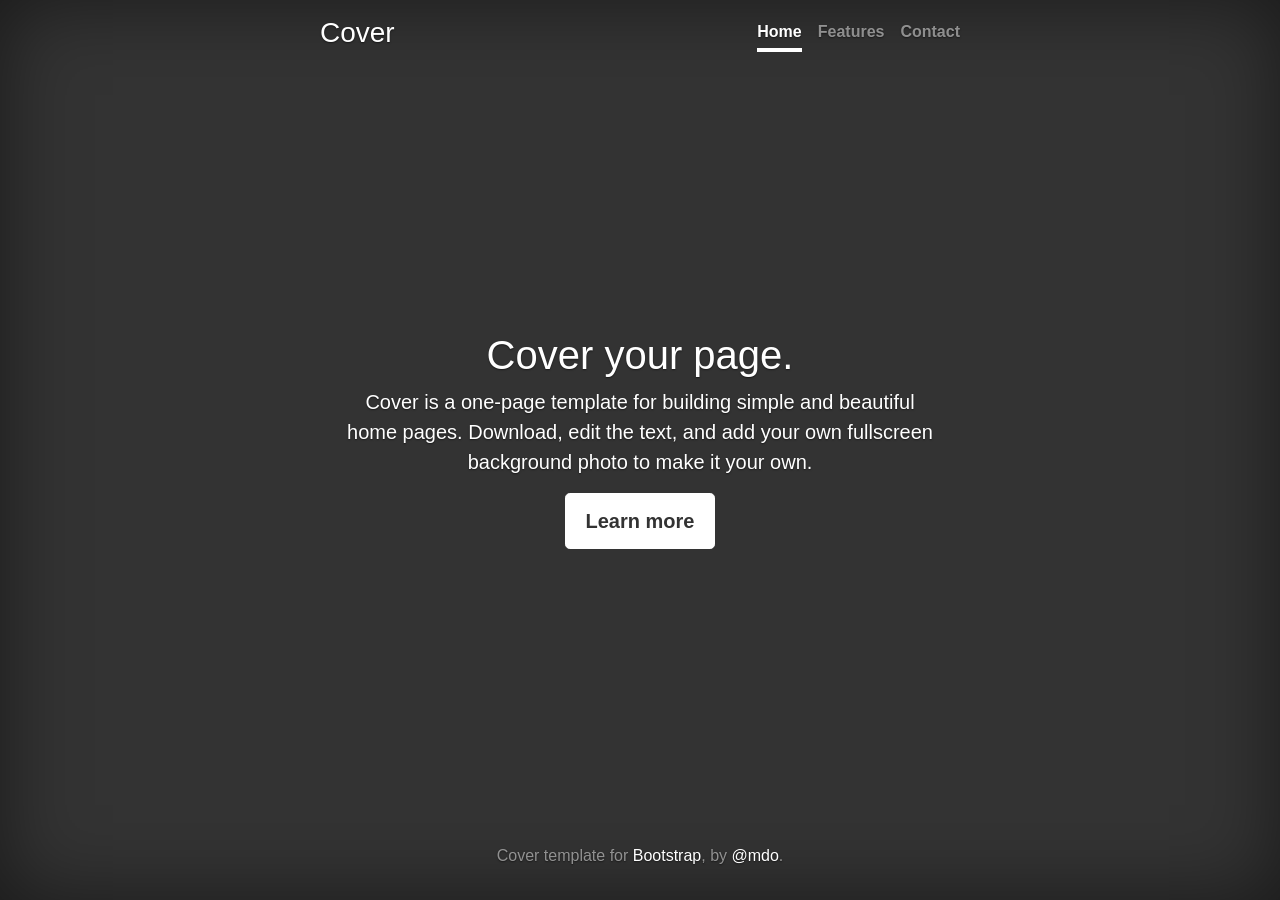
<file: bootstrap-4.5.3-examples/cover/index.html>
<!doctype html>
<html lang="en">
  <head>
    <meta charset="utf-8">
    <meta name="viewport" content="width=device-width, initial-scale=1, shrink-to-fit=no">
    <meta name="description" content="">
    <meta name="author" content="Mark Otto, Jacob Thornton, and Bootstrap contributors">
    <meta name="generator" content="Jekyll v4.1.1">
    <title>Cover Template · Bootstrap</title>

    <link rel="canonical" href="https://getbootstrap.com/docs/4.5/examples/cover/">

    <!-- Bootstrap core CSS -->
<link href="../assets/dist/css/bootstrap.min.css" rel="stylesheet">

    <style>
      .bd-placeholder-img {
        font-size: 1.125rem;
        text-anchor: middle;
        -webkit-user-select: none;
        -moz-user-select: none;
        -ms-user-select: none;
        user-select: none;
      }

      @media (min-width: 768px) {
        .bd-placeholder-img-lg {
          font-size: 3.5rem;
        }
      }
    </style>
    <!-- Custom styles for this template -->
    <link href="cover.css" rel="stylesheet">
  </head>
  <body class="text-center">
    <div class="cover-container d-flex w-100 h-100 p-3 mx-auto flex-column">
  <header class="masthead mb-auto">
    <div class="inner">
      <h3 class="masthead-brand">Cover</h3>
      <nav class="nav nav-masthead justify-content-center">
        <a class="nav-link active" href="#">Home</a>
        <a class="nav-link" href="#">Features</a>
        <a class="nav-link" href="#">Contact</a>
      </nav>
    </div>
  </header>

  <main role="main" class="inner cover">
    <h1 class="cover-heading">Cover your page.</h1>
    <p class="lead">Cover is a one-page template for building simple and beautiful home pages. Download, edit the text, and add your own fullscreen background photo to make it your own.</p>
    <p class="lead">
      <a href="#" class="btn btn-lg btn-secondary">Learn more</a>
    </p>
  </main>

  <footer class="mastfoot mt-auto">
    <div class="inner">
      <p>Cover template for <a href="https://getbootstrap.com/">Bootstrap</a>, by <a href="https://twitter.com/mdo">@mdo</a>.</p>
    </div>
  </footer>
</div>
</body>
</html>
</file>
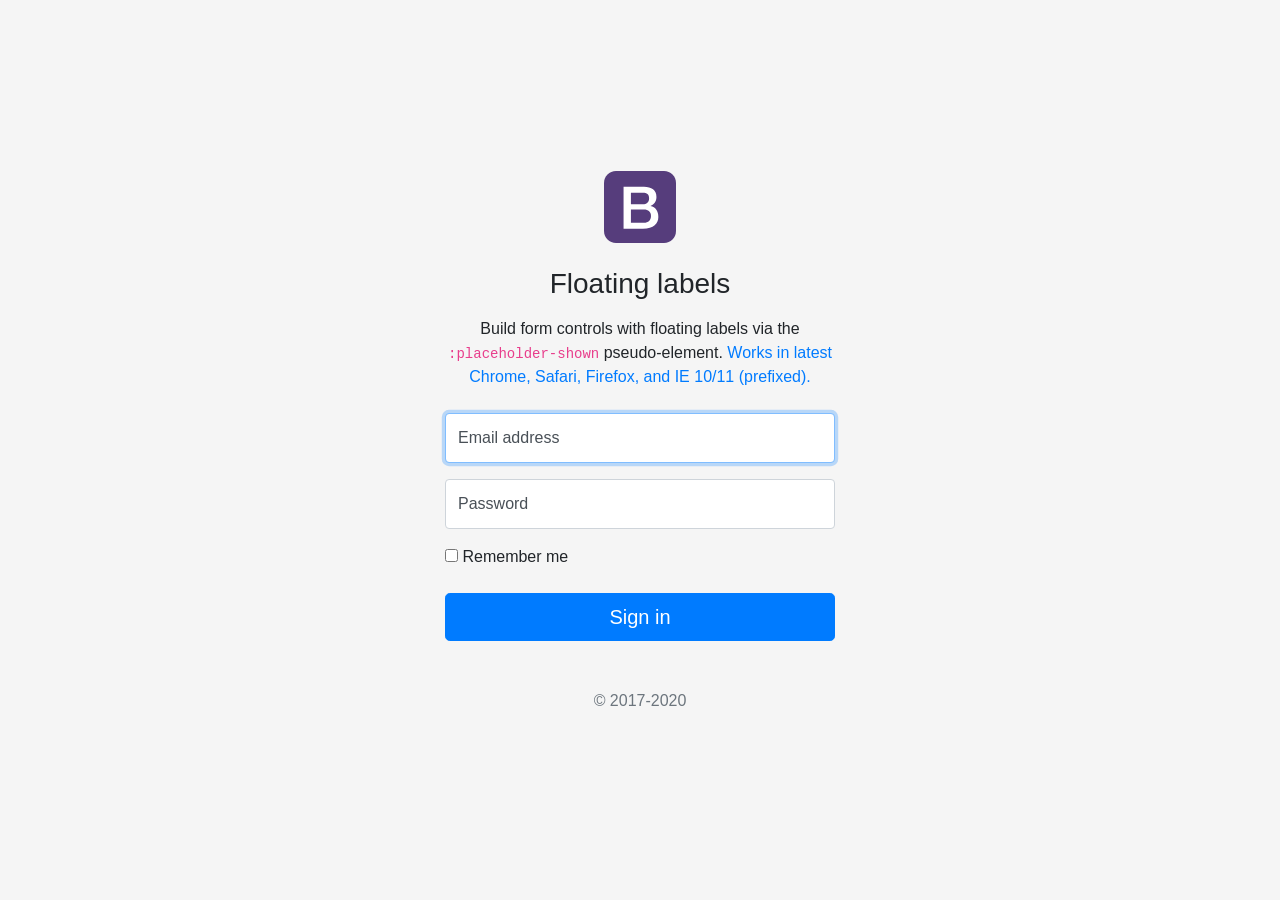
<file: bootstrap-4.5.3-examples/floating-labels/index.html>
<!doctype html>
<html lang="en">
  <head>
    <meta charset="utf-8">
    <meta name="viewport" content="width=device-width, initial-scale=1, shrink-to-fit=no">
    <meta name="description" content="">
    <meta name="author" content="Mark Otto, Jacob Thornton, and Bootstrap contributors">
    <meta name="generator" content="Jekyll v4.1.1">
    <title>Floating labels example · Bootstrap</title>

    <link rel="canonical" href="https://getbootstrap.com/docs/4.5/examples/floating-labels/">

    <!-- Bootstrap core CSS -->
<link href="../assets/dist/css/bootstrap.min.css" rel="stylesheet">

    <style>
      .bd-placeholder-img {
        font-size: 1.125rem;
        text-anchor: middle;
        -webkit-user-select: none;
        -moz-user-select: none;
        -ms-user-select: none;
        user-select: none;
      }

      @media (min-width: 768px) {
        .bd-placeholder-img-lg {
          font-size: 3.5rem;
        }
      }
    </style>
    <!-- Custom styles for this template -->
    <link href="floating-labels.css" rel="stylesheet">
  </head>
  <body>
    <form class="form-signin">
  <div class="text-center mb-4">
    <img class="mb-4" src="../assets/brand/bootstrap-solid.svg" alt="" width="72" height="72">
    <h1 class="h3 mb-3 font-weight-normal">Floating labels</h1>
    <p>Build form controls with floating labels via the <code>:placeholder-shown</code> pseudo-element. <a href="https://caniuse.com/#feat=css-placeholder-shown">Works in latest Chrome, Safari, Firefox, and IE 10/11 (prefixed).</a></p>
  </div>

  <div class="form-label-group">
    <input type="email" id="inputEmail" class="form-control" placeholder="Email address" required autofocus>
    <label for="inputEmail">Email address</label>
  </div>

  <div class="form-label-group">
    <input type="password" id="inputPassword" class="form-control" placeholder="Password" required>
    <label for="inputPassword">Password</label>
  </div>

  <div class="checkbox mb-3">
    <label>
      <input type="checkbox" value="remember-me"> Remember me
    </label>
  </div>
  <button class="btn btn-lg btn-primary btn-block" type="submit">Sign in</button>
  <p class="mt-5 mb-3 text-muted text-center">&copy; 2017-2020</p>
</form>
</body>
</html>
</file>
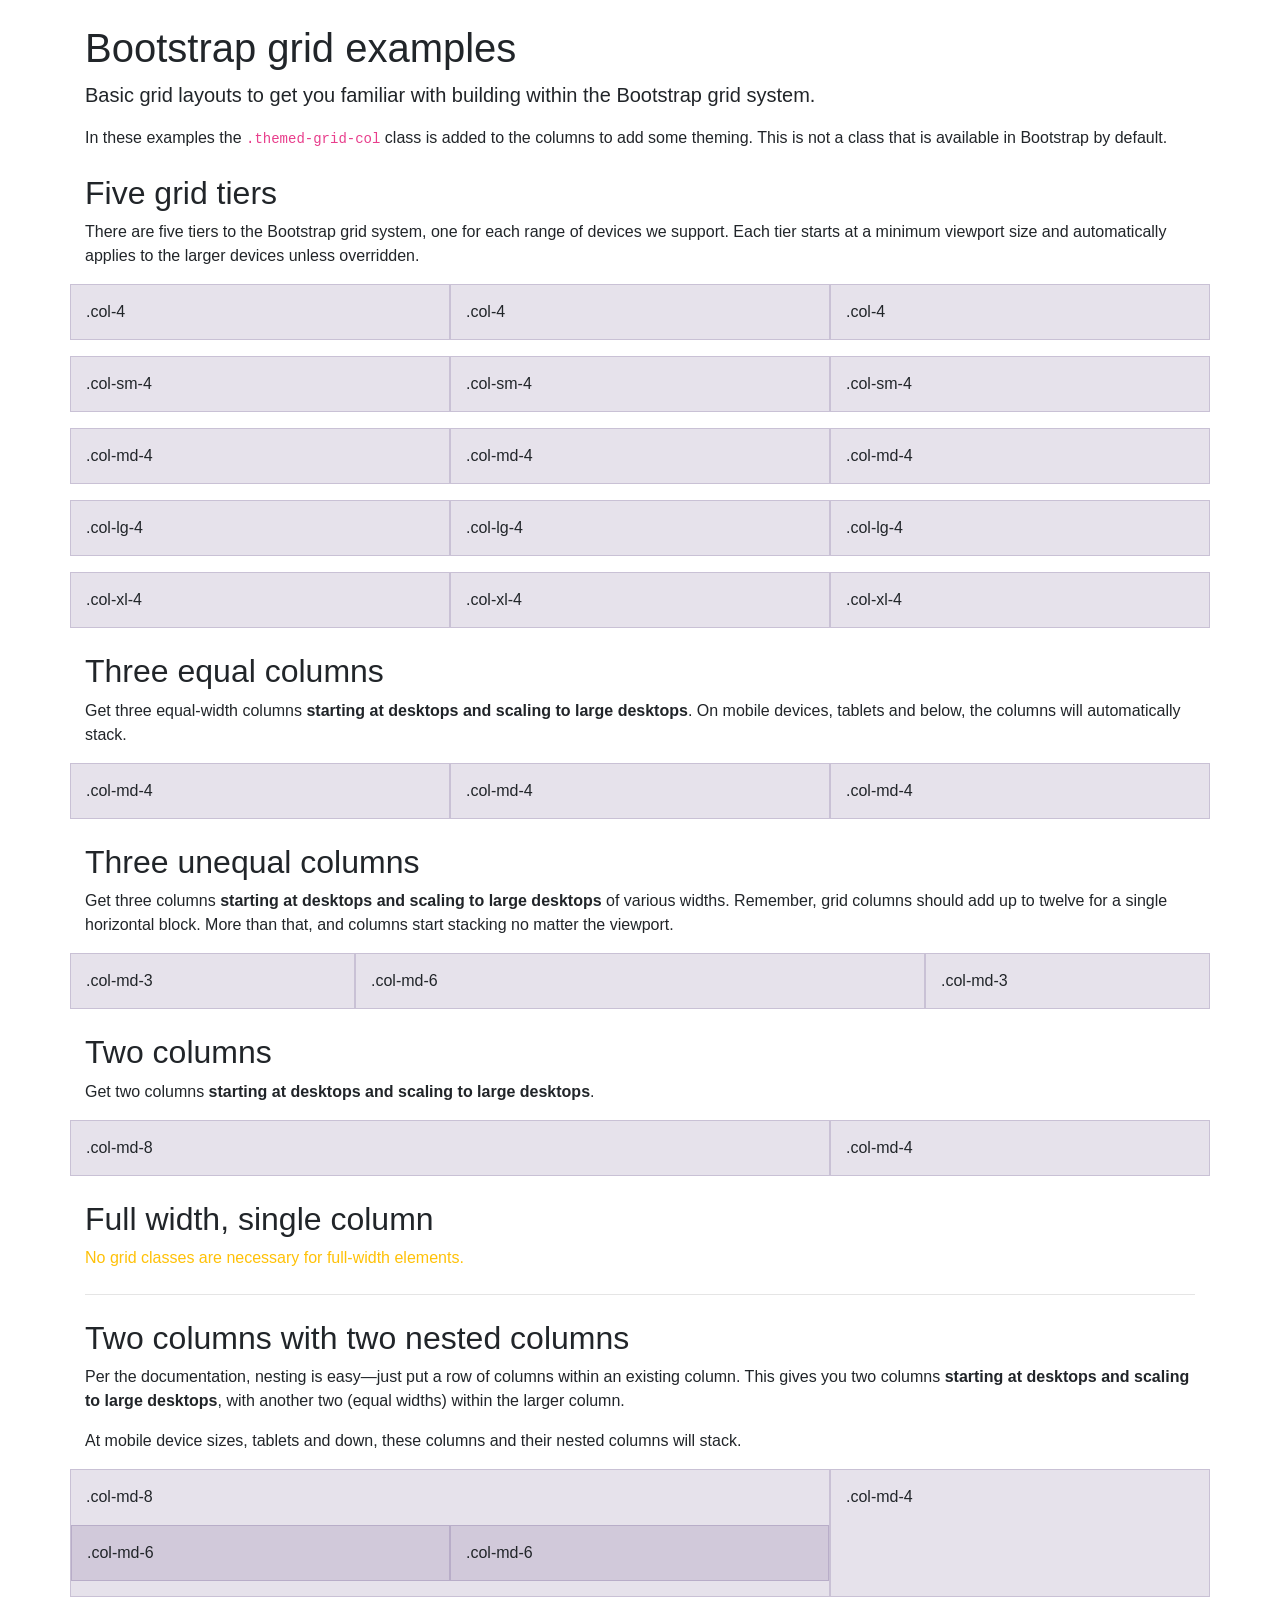
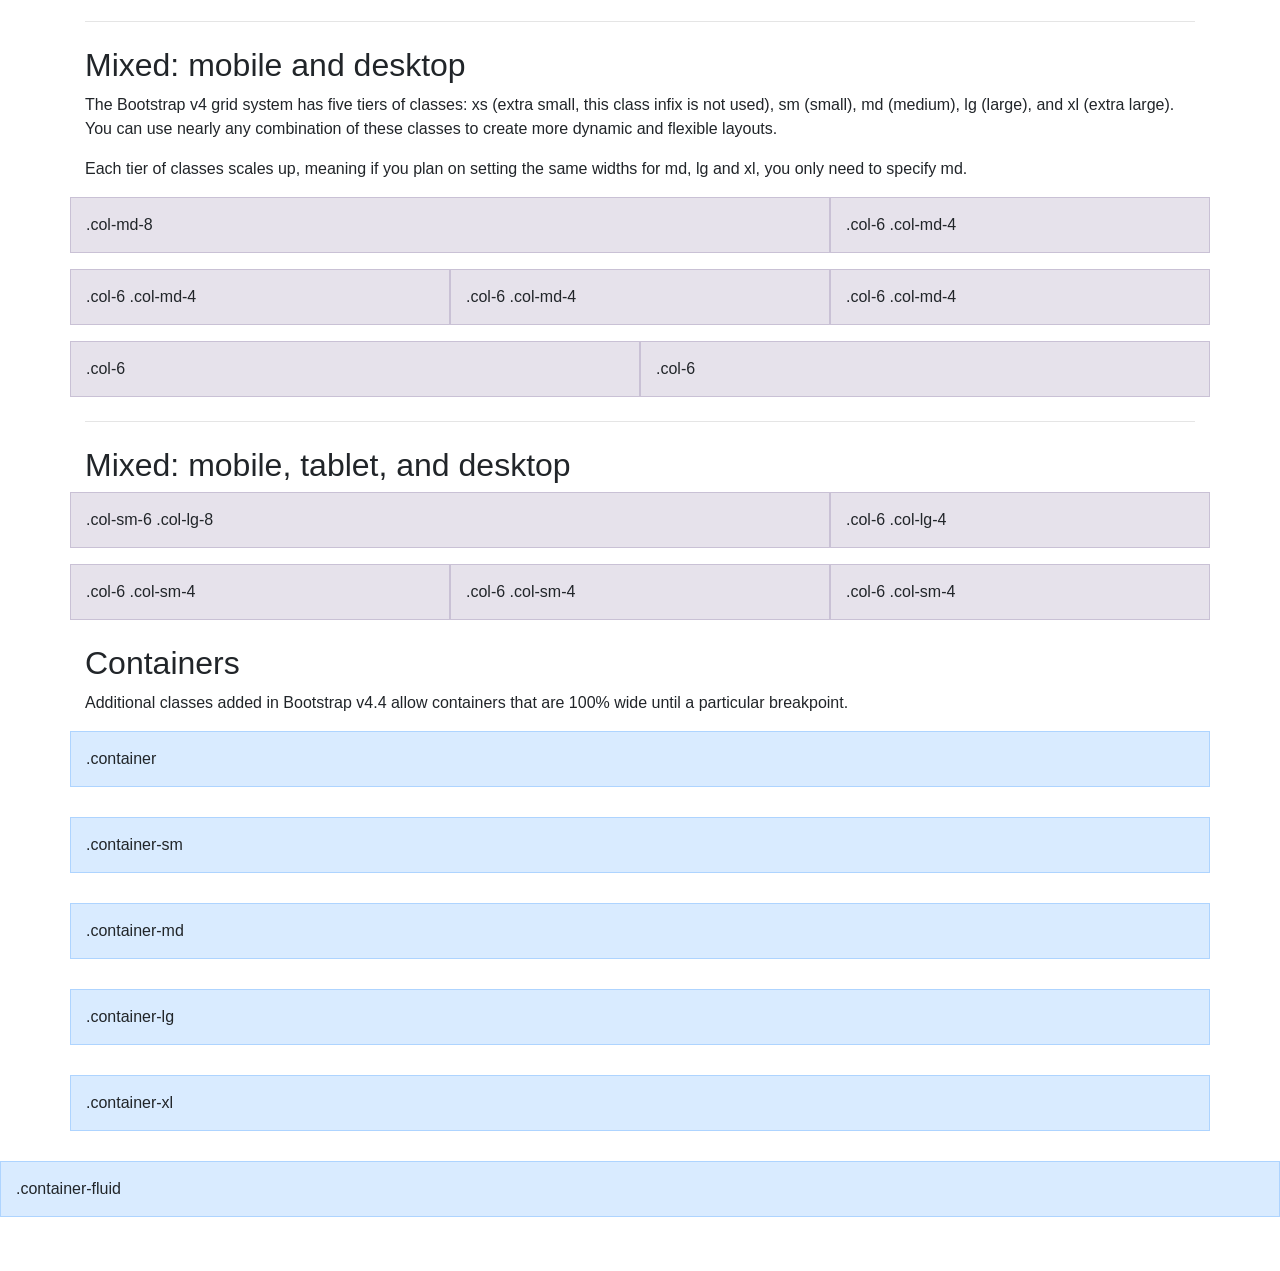
<file: bootstrap-4.5.3-examples/grid/index.html>
<!doctype html>
<html lang="en">
  <head>
    <meta charset="utf-8">
    <meta name="viewport" content="width=device-width, initial-scale=1, shrink-to-fit=no">
    <meta name="description" content="">
    <meta name="author" content="Mark Otto, Jacob Thornton, and Bootstrap contributors">
    <meta name="generator" content="Jekyll v4.1.1">
    <title>Grid Template · Bootstrap</title>

    <link rel="canonical" href="https://getbootstrap.com/docs/4.5/examples/grid/">

    <!-- Bootstrap core CSS -->
<link href="../assets/dist/css/bootstrap.min.css" rel="stylesheet">

    <style>
      .bd-placeholder-img {
        font-size: 1.125rem;
        text-anchor: middle;
        -webkit-user-select: none;
        -moz-user-select: none;
        -ms-user-select: none;
        user-select: none;
      }

      @media (min-width: 768px) {
        .bd-placeholder-img-lg {
          font-size: 3.5rem;
        }
      }
    </style>
    <!-- Custom styles for this template -->
    <link href="grid.css" rel="stylesheet">
  </head>
  <body class="py-4">
    <div class="container">

  <h1>Bootstrap grid examples</h1>
  <p class="lead">Basic grid layouts to get you familiar with building within the Bootstrap grid system.</p>
  <p>In these examples the <code>.themed-grid-col</code> class is added to the columns to add some theming. This is not a class that is available in Bootstrap by default.</p>

  <h2 class="mt-4">Five grid tiers</h2>
  <p>There are five tiers to the Bootstrap grid system, one for each range of devices we support. Each tier starts at a minimum viewport size and automatically applies to the larger devices unless overridden.</p>

  <div class="row mb-3">
    <div class="col-4 themed-grid-col">.col-4</div>
    <div class="col-4 themed-grid-col">.col-4</div>
    <div class="col-4 themed-grid-col">.col-4</div>
  </div>

  <div class="row mb-3">
    <div class="col-sm-4 themed-grid-col">.col-sm-4</div>
    <div class="col-sm-4 themed-grid-col">.col-sm-4</div>
    <div class="col-sm-4 themed-grid-col">.col-sm-4</div>
  </div>

  <div class="row mb-3">
    <div class="col-md-4 themed-grid-col">.col-md-4</div>
    <div class="col-md-4 themed-grid-col">.col-md-4</div>
    <div class="col-md-4 themed-grid-col">.col-md-4</div>
  </div>

  <div class="row mb-3">
    <div class="col-lg-4 themed-grid-col">.col-lg-4</div>
    <div class="col-lg-4 themed-grid-col">.col-lg-4</div>
    <div class="col-lg-4 themed-grid-col">.col-lg-4</div>
  </div>

  <div class="row mb-3">
    <div class="col-xl-4 themed-grid-col">.col-xl-4</div>
    <div class="col-xl-4 themed-grid-col">.col-xl-4</div>
    <div class="col-xl-4 themed-grid-col">.col-xl-4</div>
  </div>

  <h2 class="mt-4">Three equal columns</h2>
  <p>Get three equal-width columns <strong>starting at desktops and scaling to large desktops</strong>. On mobile devices, tablets and below, the columns will automatically stack.</p>
  <div class="row mb-3">
    <div class="col-md-4 themed-grid-col">.col-md-4</div>
    <div class="col-md-4 themed-grid-col">.col-md-4</div>
    <div class="col-md-4 themed-grid-col">.col-md-4</div>
  </div>

  <h2 class="mt-4">Three unequal columns</h2>
  <p>Get three columns <strong>starting at desktops and scaling to large desktops</strong> of various widths. Remember, grid columns should add up to twelve for a single horizontal block. More than that, and columns start stacking no matter the viewport.</p>
  <div class="row mb-3">
    <div class="col-md-3 themed-grid-col">.col-md-3</div>
    <div class="col-md-6 themed-grid-col">.col-md-6</div>
    <div class="col-md-3 themed-grid-col">.col-md-3</div>
  </div>

  <h2 class="mt-4">Two columns</h2>
  <p>Get two columns <strong>starting at desktops and scaling to large desktops</strong>.</p>
  <div class="row mb-3">
    <div class="col-md-8 themed-grid-col">.col-md-8</div>
    <div class="col-md-4 themed-grid-col">.col-md-4</div>
  </div>

  <h2 class="mt-4">Full width, single column</h2>
  <p class="text-warning">
    No grid classes are necessary for full-width elements.
  </p>

  <hr class="my-4">

  <h2 class="mt-4">Two columns with two nested columns</h2>
  <p>Per the documentation, nesting is easy—just put a row of columns within an existing column. This gives you two columns <strong>starting at desktops and scaling to large desktops</strong>, with another two (equal widths) within the larger column.</p>
  <p>At mobile device sizes, tablets and down, these columns and their nested columns will stack.</p>
  <div class="row mb-3">
    <div class="col-md-8 themed-grid-col">
      <div class="pb-3">
        .col-md-8
      </div>
      <div class="row">
        <div class="col-md-6 themed-grid-col">.col-md-6</div>
        <div class="col-md-6 themed-grid-col">.col-md-6</div>
      </div>
    </div>
    <div class="col-md-4 themed-grid-col">.col-md-4</div>
  </div>

  <hr class="my-4">

  <h2 class="mt-4">Mixed: mobile and desktop</h2>
  <p>The Bootstrap v4 grid system has five tiers of classes: xs (extra small, this class infix is not used), sm (small), md (medium), lg (large), and xl (extra large). You can use nearly any combination of these classes to create more dynamic and flexible layouts.</p>
  <p>Each tier of classes scales up, meaning if you plan on setting the same widths for md, lg and xl, you only need to specify md.</p>
  <div class="row mb-3">
    <div class="col-md-8 themed-grid-col">.col-md-8</div>
    <div class="col-6 col-md-4 themed-grid-col">.col-6 .col-md-4</div>
  </div>
  <div class="row mb-3">
    <div class="col-6 col-md-4 themed-grid-col">.col-6 .col-md-4</div>
    <div class="col-6 col-md-4 themed-grid-col">.col-6 .col-md-4</div>
    <div class="col-6 col-md-4 themed-grid-col">.col-6 .col-md-4</div>
  </div>
  <div class="row mb-3">
    <div class="col-6 themed-grid-col">.col-6</div>
    <div class="col-6 themed-grid-col">.col-6</div>
  </div>

  <hr class="my-4">

  <h2 class="mt-4">Mixed: mobile, tablet, and desktop</h2>
  <div class="row mb-3">
    <div class="col-sm-6 col-lg-8 themed-grid-col">.col-sm-6 .col-lg-8</div>
    <div class="col-6 col-lg-4 themed-grid-col">.col-6 .col-lg-4</div>
  </div>
  <div class="row mb-3">
    <div class="col-6 col-sm-4 themed-grid-col">.col-6 .col-sm-4</div>
    <div class="col-6 col-sm-4 themed-grid-col">.col-6 .col-sm-4</div>
    <div class="col-6 col-sm-4 themed-grid-col">.col-6 .col-sm-4</div>
  </div>

</div>

<div class="container" id="containers">
  <h2 class="mt-4">Containers</h2>
  <p>Additional classes added in Bootstrap v4.4 allow containers that are 100% wide until a particular breakpoint.</p>
</div>

<div class="container themed-container">.container</div>
<div class="container-sm themed-container">.container-sm</div>
<div class="container-md themed-container">.container-md</div>
<div class="container-lg themed-container">.container-lg</div>
<div class="container-xl themed-container">.container-xl</div>
<div class="container-fluid themed-container">.container-fluid</div>
</body>
</html>
</file>
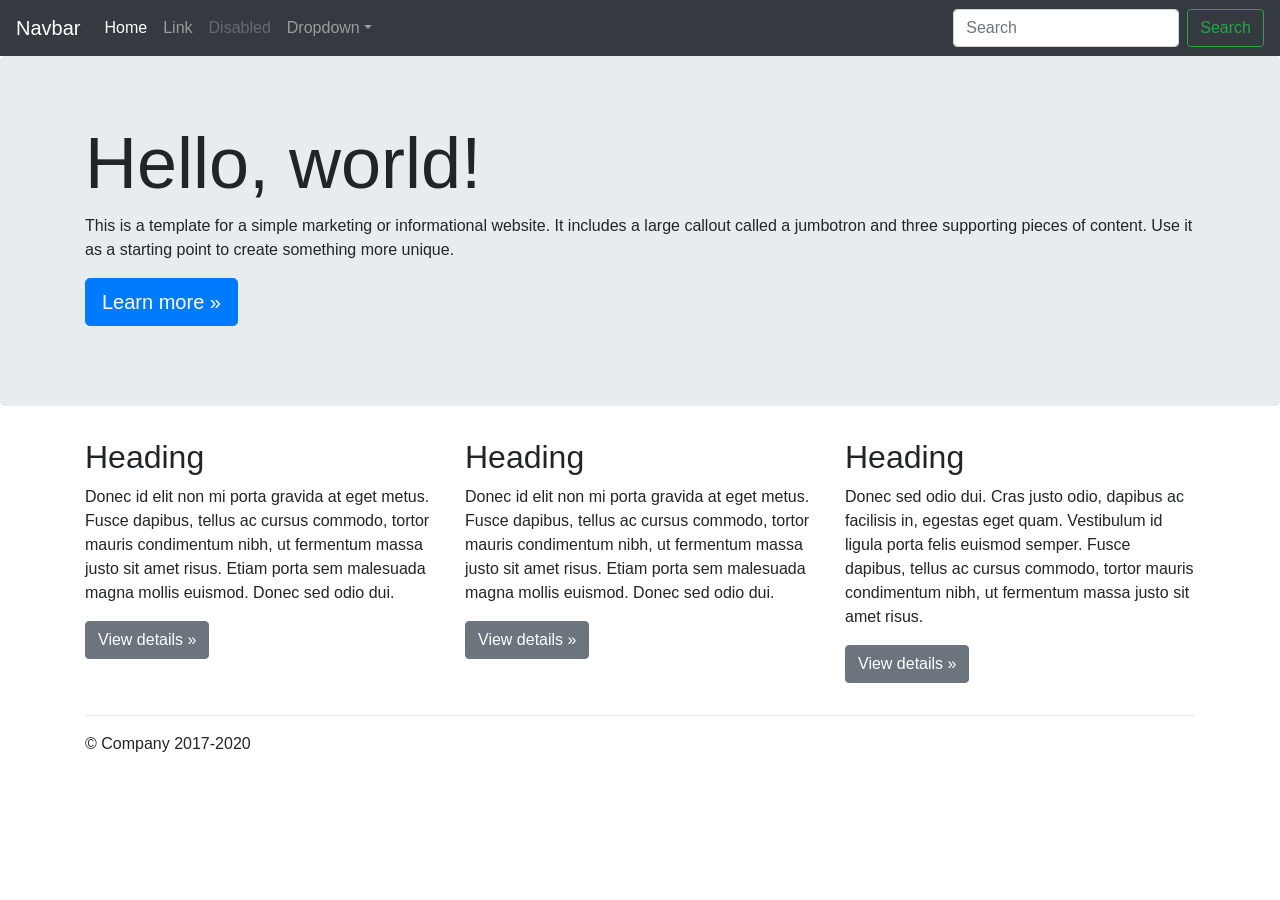
<file: bootstrap-4.5.3-examples/jumbotron/index.html>
<!doctype html>
<html lang="en">
  <head>
    <meta charset="utf-8">
    <meta name="viewport" content="width=device-width, initial-scale=1, shrink-to-fit=no">
    <meta name="description" content="">
    <meta name="author" content="Mark Otto, Jacob Thornton, and Bootstrap contributors">
    <meta name="generator" content="Jekyll v4.1.1">
    <title>Jumbotron Template · Bootstrap</title>

    <link rel="canonical" href="https://getbootstrap.com/docs/4.5/examples/jumbotron/">

    <!-- Bootstrap core CSS -->
<link href="../assets/dist/css/bootstrap.min.css" rel="stylesheet">

    <style>
      .bd-placeholder-img {
        font-size: 1.125rem;
        text-anchor: middle;
        -webkit-user-select: none;
        -moz-user-select: none;
        -ms-user-select: none;
        user-select: none;
      }

      @media (min-width: 768px) {
        .bd-placeholder-img-lg {
          font-size: 3.5rem;
        }
      }
    </style>
    <!-- Custom styles for this template -->
    <link href="jumbotron.css" rel="stylesheet">
  </head>
  <body>
    <nav class="navbar navbar-expand-md navbar-dark fixed-top bg-dark">
  <a class="navbar-brand" href="#">Navbar</a>
  <button class="navbar-toggler" type="button" data-toggle="collapse" data-target="#navbarsExampleDefault" aria-controls="navbarsExampleDefault" aria-expanded="false" aria-label="Toggle navigation">
    <span class="navbar-toggler-icon"></span>
  </button>

  <div class="collapse navbar-collapse" id="navbarsExampleDefault">
    <ul class="navbar-nav mr-auto">
      <li class="nav-item active">
        <a class="nav-link" href="#">Home <span class="sr-only">(current)</span></a>
      </li>
      <li class="nav-item">
        <a class="nav-link" href="#">Link</a>
      </li>
      <li class="nav-item">
        <a class="nav-link disabled" href="#" tabindex="-1" aria-disabled="true">Disabled</a>
      </li>
      <li class="nav-item dropdown">
        <a class="nav-link dropdown-toggle" href="#" id="dropdown01" data-toggle="dropdown" aria-haspopup="true" aria-expanded="false">Dropdown</a>
        <div class="dropdown-menu" aria-labelledby="dropdown01">
          <a class="dropdown-item" href="#">Action</a>
          <a class="dropdown-item" href="#">Another action</a>
          <a class="dropdown-item" href="#">Something else here</a>
        </div>
      </li>
    </ul>
    <form class="form-inline my-2 my-lg-0">
      <input class="form-control mr-sm-2" type="text" placeholder="Search" aria-label="Search">
      <button class="btn btn-outline-success my-2 my-sm-0" type="submit">Search</button>
    </form>
  </div>
</nav>

<main role="main">

  <!-- Main jumbotron for a primary marketing message or call to action -->
  <div class="jumbotron">
    <div class="container">
      <h1 class="display-3">Hello, world!</h1>
      <p>This is a template for a simple marketing or informational website. It includes a large callout called a jumbotron and three supporting pieces of content. Use it as a starting point to create something more unique.</p>
      <p><a class="btn btn-primary btn-lg" href="#" role="button">Learn more &raquo;</a></p>
    </div>
  </div>

  <div class="container">
    <!-- Example row of columns -->
    <div class="row">
      <div class="col-md-4">
        <h2>Heading</h2>
        <p>Donec id elit non mi porta gravida at eget metus. Fusce dapibus, tellus ac cursus commodo, tortor mauris condimentum nibh, ut fermentum massa justo sit amet risus. Etiam porta sem malesuada magna mollis euismod. Donec sed odio dui. </p>
        <p><a class="btn btn-secondary" href="#" role="button">View details &raquo;</a></p>
      </div>
      <div class="col-md-4">
        <h2>Heading</h2>
        <p>Donec id elit non mi porta gravida at eget metus. Fusce dapibus, tellus ac cursus commodo, tortor mauris condimentum nibh, ut fermentum massa justo sit amet risus. Etiam porta sem malesuada magna mollis euismod. Donec sed odio dui. </p>
        <p><a class="btn btn-secondary" href="#" role="button">View details &raquo;</a></p>
      </div>
      <div class="col-md-4">
        <h2>Heading</h2>
        <p>Donec sed odio dui. Cras justo odio, dapibus ac facilisis in, egestas eget quam. Vestibulum id ligula porta felis euismod semper. Fusce dapibus, tellus ac cursus commodo, tortor mauris condimentum nibh, ut fermentum massa justo sit amet risus.</p>
        <p><a class="btn btn-secondary" href="#" role="button">View details &raquo;</a></p>
      </div>
    </div>

    <hr>

  </div> <!-- /container -->

</main>

<footer class="container">
  <p>&copy; Company 2017-2020</p>
</footer>
<script src="https://code.jquery.com/jquery-3.5.1.slim.min.js" integrity="sha384-DfXdz2htPH0lsSSs5nCTpuj/zy4C+OGpamoFVy38MVBnE+IbbVYUew+OrCXaRkfj" crossorigin="anonymous"></script>
      <script>window.jQuery || document.write('<script src="../assets/js/vendor/jquery.slim.min.js"><\/script>')</script><script src="../assets/dist/js/bootstrap.bundle.min.js"></script>
</html>
</file>
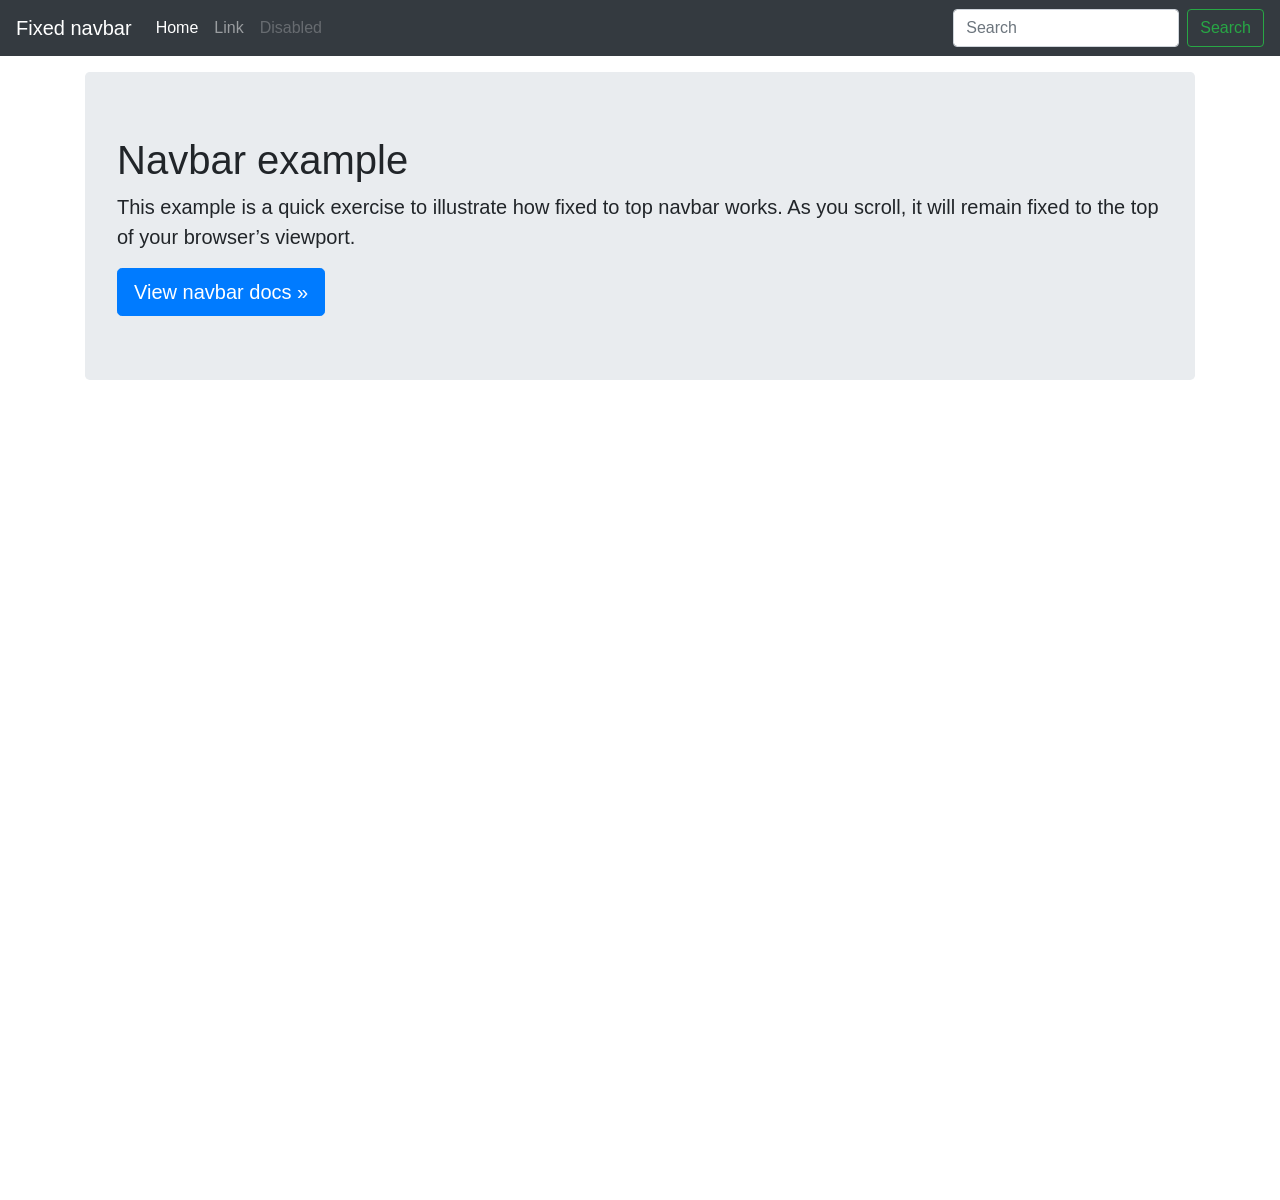
<file: bootstrap-4.5.3-examples/navbar-fixed/index.html>
<!doctype html>
<html lang="en">
  <head>
    <meta charset="utf-8">
    <meta name="viewport" content="width=device-width, initial-scale=1, shrink-to-fit=no">
    <meta name="description" content="">
    <meta name="author" content="Mark Otto, Jacob Thornton, and Bootstrap contributors">
    <meta name="generator" content="Jekyll v4.1.1">
    <title>Fixed top navbar example · Bootstrap</title>

    <link rel="canonical" href="https://getbootstrap.com/docs/4.5/examples/navbar-fixed/">

    <!-- Bootstrap core CSS -->
<link href="../assets/dist/css/bootstrap.min.css" rel="stylesheet">

    <style>
      .bd-placeholder-img {
        font-size: 1.125rem;
        text-anchor: middle;
        -webkit-user-select: none;
        -moz-user-select: none;
        -ms-user-select: none;
        user-select: none;
      }

      @media (min-width: 768px) {
        .bd-placeholder-img-lg {
          font-size: 3.5rem;
        }
      }
    </style>
    <!-- Custom styles for this template -->
    <link href="navbar-top-fixed.css" rel="stylesheet">
  </head>
  <body>
    <nav class="navbar navbar-expand-md navbar-dark fixed-top bg-dark">
  <a class="navbar-brand" href="#">Fixed navbar</a>
  <button class="navbar-toggler" type="button" data-toggle="collapse" data-target="#navbarCollapse" aria-controls="navbarCollapse" aria-expanded="false" aria-label="Toggle navigation">
    <span class="navbar-toggler-icon"></span>
  </button>
  <div class="collapse navbar-collapse" id="navbarCollapse">
    <ul class="navbar-nav mr-auto">
      <li class="nav-item active">
        <a class="nav-link" href="#">Home <span class="sr-only">(current)</span></a>
      </li>
      <li class="nav-item">
        <a class="nav-link" href="#">Link</a>
      </li>
      <li class="nav-item">
        <a class="nav-link disabled" href="#" tabindex="-1" aria-disabled="true">Disabled</a>
      </li>
    </ul>
    <form class="form-inline mt-2 mt-md-0">
      <input class="form-control mr-sm-2" type="text" placeholder="Search" aria-label="Search">
      <button class="btn btn-outline-success my-2 my-sm-0" type="submit">Search</button>
    </form>
  </div>
</nav>

<main role="main" class="container">
  <div class="jumbotron">
    <h1>Navbar example</h1>
    <p class="lead">This example is a quick exercise to illustrate how fixed to top navbar works. As you scroll, it will remain fixed to the top of your browser’s viewport.</p>
    <a class="btn btn-lg btn-primary" href="../components/navbar/" role="button">View navbar docs &raquo;</a>
  </div>
</main>
<script src="https://code.jquery.com/jquery-3.5.1.slim.min.js" integrity="sha384-DfXdz2htPH0lsSSs5nCTpuj/zy4C+OGpamoFVy38MVBnE+IbbVYUew+OrCXaRkfj" crossorigin="anonymous"></script>
      <script>window.jQuery || document.write('<script src="../assets/js/vendor/jquery.slim.min.js"><\/script>')</script><script src="../assets/dist/js/bootstrap.bundle.min.js"></script>
</html>
</file>
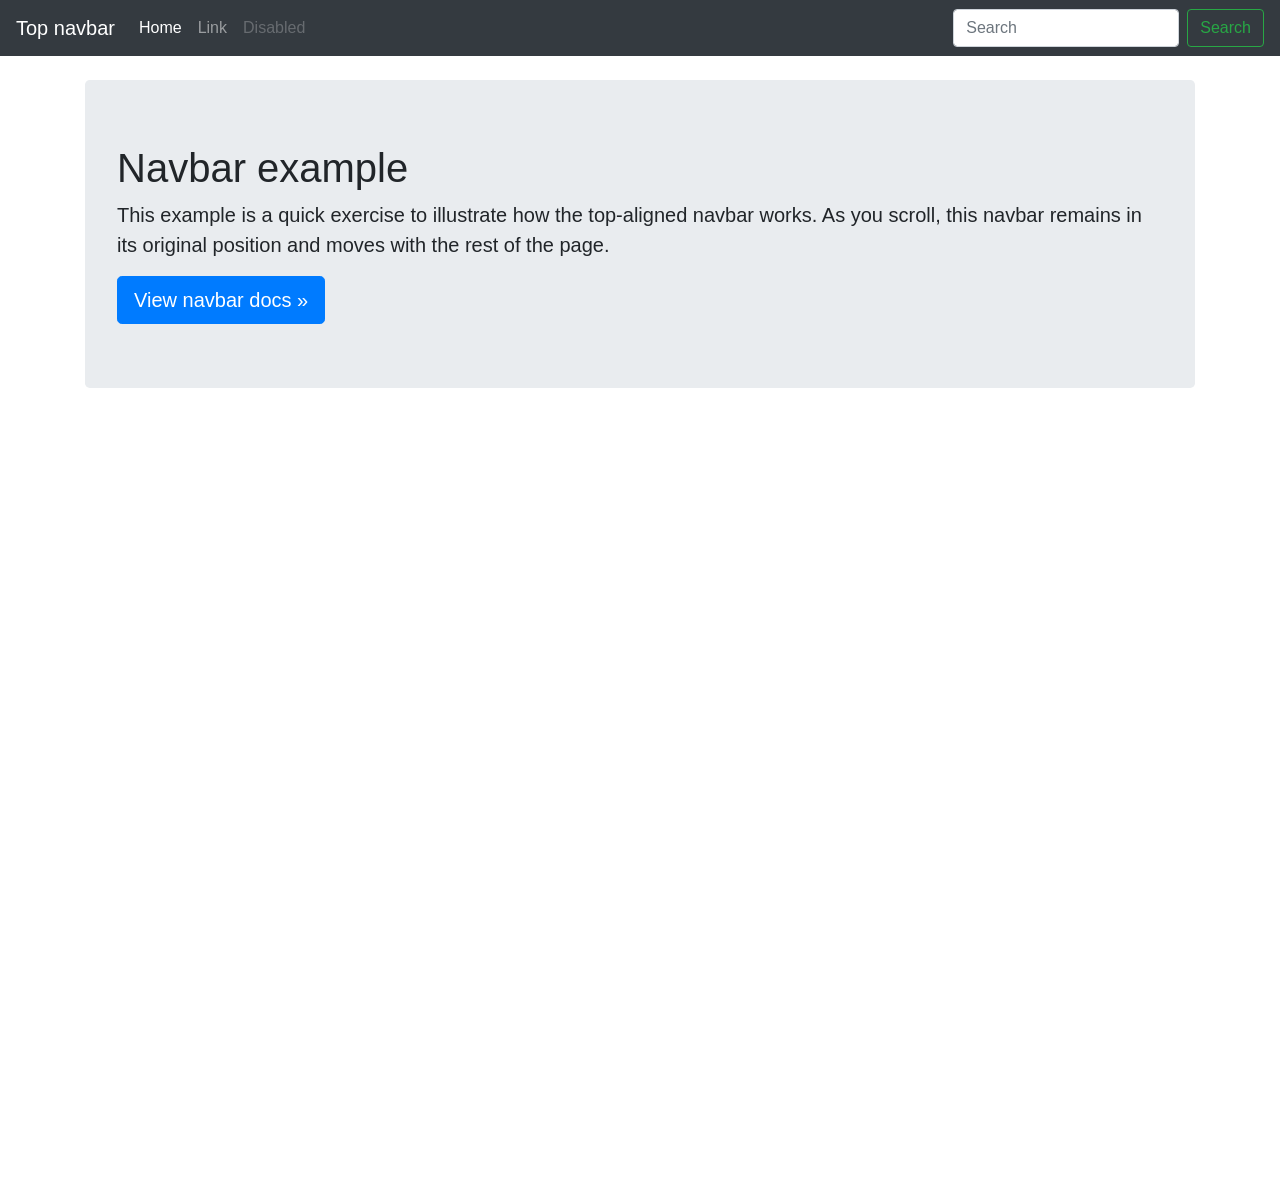
<file: bootstrap-4.5.3-examples/navbar-static/index.html>
<!doctype html>
<html lang="en">
  <head>
    <meta charset="utf-8">
    <meta name="viewport" content="width=device-width, initial-scale=1, shrink-to-fit=no">
    <meta name="description" content="">
    <meta name="author" content="Mark Otto, Jacob Thornton, and Bootstrap contributors">
    <meta name="generator" content="Jekyll v4.1.1">
    <title>Top navbar example · Bootstrap</title>

    <link rel="canonical" href="https://getbootstrap.com/docs/4.5/examples/navbar-static/">

    <!-- Bootstrap core CSS -->
<link href="../assets/dist/css/bootstrap.min.css" rel="stylesheet">

    <style>
      .bd-placeholder-img {
        font-size: 1.125rem;
        text-anchor: middle;
        -webkit-user-select: none;
        -moz-user-select: none;
        -ms-user-select: none;
        user-select: none;
      }

      @media (min-width: 768px) {
        .bd-placeholder-img-lg {
          font-size: 3.5rem;
        }
      }
    </style>
    <!-- Custom styles for this template -->
    <link href="navbar-top.css" rel="stylesheet">
  </head>
  <body>
    <nav class="navbar navbar-expand-md navbar-dark bg-dark mb-4">
  <a class="navbar-brand" href="#">Top navbar</a>
  <button class="navbar-toggler" type="button" data-toggle="collapse" data-target="#navbarCollapse" aria-controls="navbarCollapse" aria-expanded="false" aria-label="Toggle navigation">
    <span class="navbar-toggler-icon"></span>
  </button>
  <div class="collapse navbar-collapse" id="navbarCollapse">
    <ul class="navbar-nav mr-auto">
      <li class="nav-item active">
        <a class="nav-link" href="#">Home <span class="sr-only">(current)</span></a>
      </li>
      <li class="nav-item">
        <a class="nav-link" href="#">Link</a>
      </li>
      <li class="nav-item">
        <a class="nav-link disabled" href="#" tabindex="-1" aria-disabled="true">Disabled</a>
      </li>
    </ul>
    <form class="form-inline mt-2 mt-md-0">
      <input class="form-control mr-sm-2" type="text" placeholder="Search" aria-label="Search">
      <button class="btn btn-outline-success my-2 my-sm-0" type="submit">Search</button>
    </form>
  </div>
</nav>

<main role="main" class="container">
  <div class="jumbotron">
    <h1>Navbar example</h1>
    <p class="lead">This example is a quick exercise to illustrate how the top-aligned navbar works. As you scroll, this navbar remains in its original position and moves with the rest of the page.</p>
    <a class="btn btn-lg btn-primary" href="../components/navbar/" role="button">View navbar docs &raquo;</a>
  </div>
</main>
<script src="https://code.jquery.com/jquery-3.5.1.slim.min.js" integrity="sha384-DfXdz2htPH0lsSSs5nCTpuj/zy4C+OGpamoFVy38MVBnE+IbbVYUew+OrCXaRkfj" crossorigin="anonymous"></script>
      <script>window.jQuery || document.write('<script src="../assets/js/vendor/jquery.slim.min.js"><\/script>')</script><script src="../assets/dist/js/bootstrap.bundle.min.js"></script>
</html>
</file>
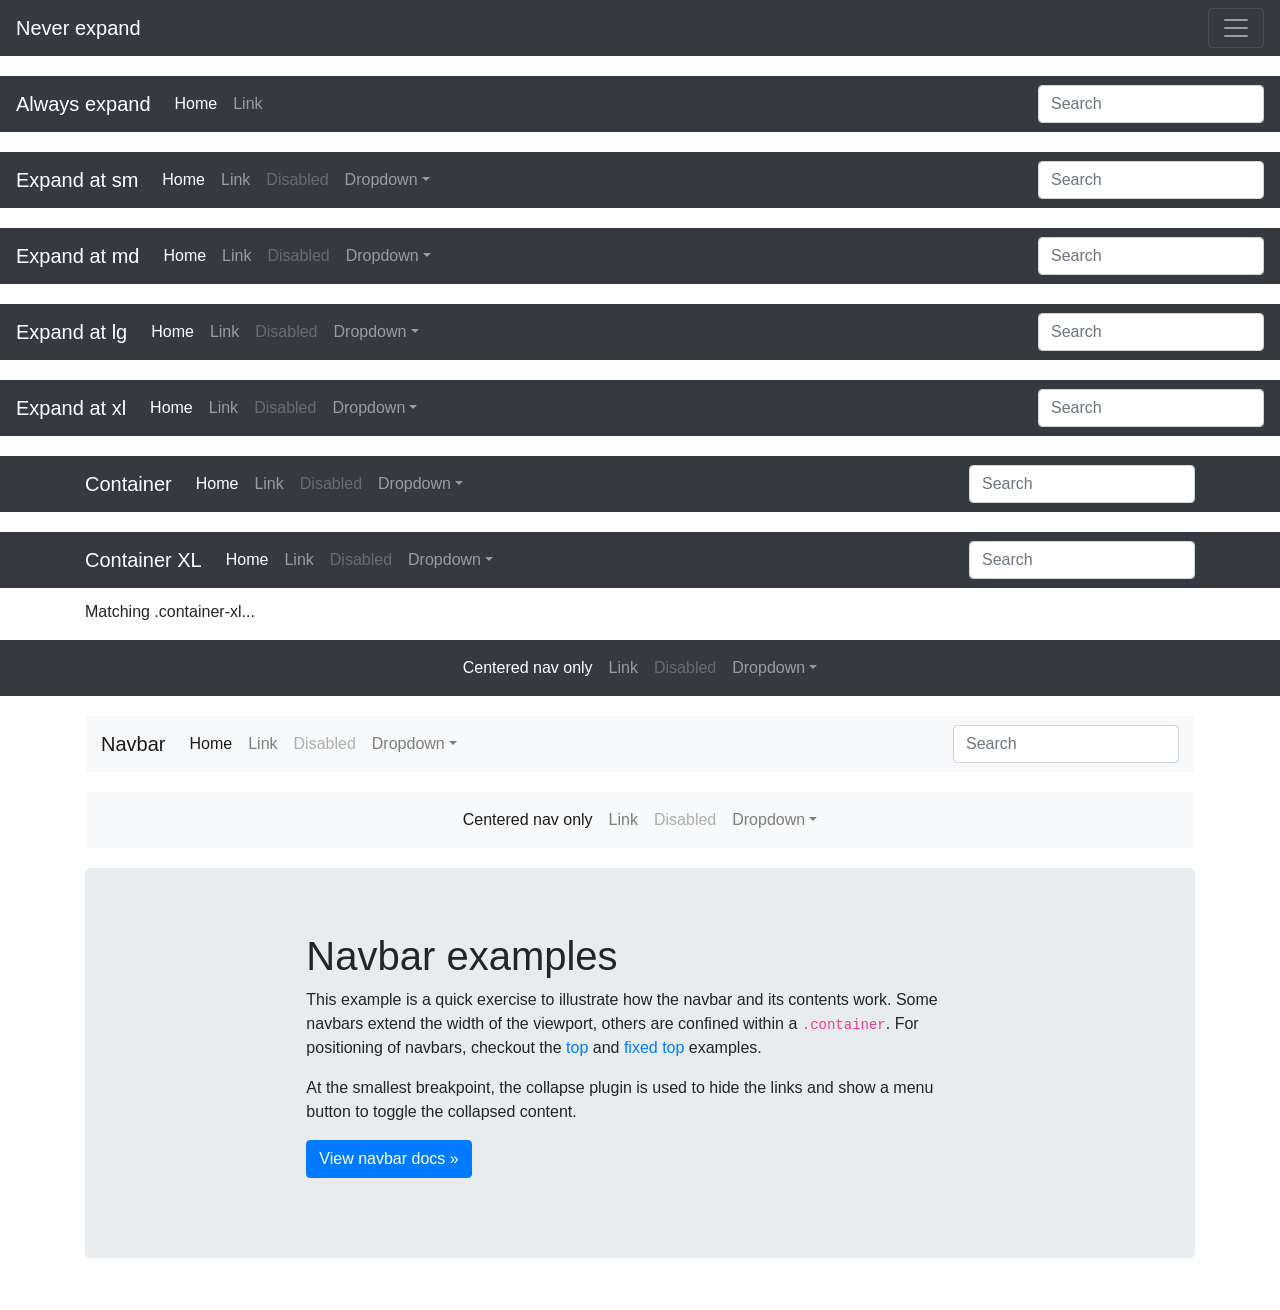
<file: bootstrap-4.5.3-examples/navbars/index.html>
<!doctype html>
<html lang="en">
  <head>
    <meta charset="utf-8">
    <meta name="viewport" content="width=device-width, initial-scale=1, shrink-to-fit=no">
    <meta name="description" content="">
    <meta name="author" content="Mark Otto, Jacob Thornton, and Bootstrap contributors">
    <meta name="generator" content="Jekyll v4.1.1">
    <title>Navbar Template · Bootstrap</title>

    <link rel="canonical" href="https://getbootstrap.com/docs/4.5/examples/navbars/">

    <!-- Bootstrap core CSS -->
<link href="../assets/dist/css/bootstrap.min.css" rel="stylesheet">

    <style>
      .bd-placeholder-img {
        font-size: 1.125rem;
        text-anchor: middle;
        -webkit-user-select: none;
        -moz-user-select: none;
        -ms-user-select: none;
        user-select: none;
      }

      @media (min-width: 768px) {
        .bd-placeholder-img-lg {
          font-size: 3.5rem;
        }
      }
    </style>
    <!-- Custom styles for this template -->
    <link href="navbar.css" rel="stylesheet">
  </head>
  <body>
    <nav class="navbar navbar-dark bg-dark">
  <a class="navbar-brand" href="#">Never expand</a>
  <button class="navbar-toggler" type="button" data-toggle="collapse" data-target="#navbarsExample01" aria-controls="navbarsExample01" aria-expanded="false" aria-label="Toggle navigation">
    <span class="navbar-toggler-icon"></span>
  </button>

  <div class="collapse navbar-collapse" id="navbarsExample01">
    <ul class="navbar-nav mr-auto">
      <li class="nav-item active">
        <a class="nav-link" href="#">Home <span class="sr-only">(current)</span></a>
      </li>
      <li class="nav-item">
        <a class="nav-link" href="#">Link</a>
      </li>
      <li class="nav-item">
        <a class="nav-link disabled" href="#" tabindex="-1" aria-disabled="true">Disabled</a>
      </li>
      <li class="nav-item dropdown">
        <a class="nav-link dropdown-toggle" href="#" id="dropdown01" data-toggle="dropdown" aria-haspopup="true" aria-expanded="false">Dropdown</a>
        <div class="dropdown-menu" aria-labelledby="dropdown01">
          <a class="dropdown-item" href="#">Action</a>
          <a class="dropdown-item" href="#">Another action</a>
          <a class="dropdown-item" href="#">Something else here</a>
        </div>
      </li>
    </ul>
    <form class="form-inline my-2 my-md-0">
      <input class="form-control" type="text" placeholder="Search" aria-label="Search">
    </form>
  </div>
</nav>

<nav class="navbar navbar-expand navbar-dark bg-dark">
  <a class="navbar-brand" href="#">Always expand</a>
  <button class="navbar-toggler" type="button" data-toggle="collapse" data-target="#navbarsExample02" aria-controls="navbarsExample02" aria-expanded="false" aria-label="Toggle navigation">
    <span class="navbar-toggler-icon"></span>
  </button>

  <div class="collapse navbar-collapse" id="navbarsExample02">
    <ul class="navbar-nav mr-auto">
      <li class="nav-item active">
        <a class="nav-link" href="#">Home <span class="sr-only">(current)</span></a>
      </li>
      <li class="nav-item">
        <a class="nav-link" href="#">Link</a>
      </li>
    </ul>
    <form class="form-inline my-2 my-md-0">
      <input class="form-control" type="text" placeholder="Search">
    </form>
  </div>
</nav>

<nav class="navbar navbar-expand-sm navbar-dark bg-dark">
  <a class="navbar-brand" href="#">Expand at sm</a>
  <button class="navbar-toggler" type="button" data-toggle="collapse" data-target="#navbarsExample03" aria-controls="navbarsExample03" aria-expanded="false" aria-label="Toggle navigation">
    <span class="navbar-toggler-icon"></span>
  </button>

  <div class="collapse navbar-collapse" id="navbarsExample03">
    <ul class="navbar-nav mr-auto">
      <li class="nav-item active">
        <a class="nav-link" href="#">Home <span class="sr-only">(current)</span></a>
      </li>
      <li class="nav-item">
        <a class="nav-link" href="#">Link</a>
      </li>
      <li class="nav-item">
        <a class="nav-link disabled" href="#" tabindex="-1" aria-disabled="true">Disabled</a>
      </li>
      <li class="nav-item dropdown">
        <a class="nav-link dropdown-toggle" href="#" id="dropdown03" data-toggle="dropdown" aria-haspopup="true" aria-expanded="false">Dropdown</a>
        <div class="dropdown-menu" aria-labelledby="dropdown03">
          <a class="dropdown-item" href="#">Action</a>
          <a class="dropdown-item" href="#">Another action</a>
          <a class="dropdown-item" href="#">Something else here</a>
        </div>
      </li>
    </ul>
    <form class="form-inline my-2 my-md-0">
      <input class="form-control" type="text" placeholder="Search">
    </form>
  </div>
</nav>

<nav class="navbar navbar-expand-md navbar-dark bg-dark">
  <a class="navbar-brand" href="#">Expand at md</a>
  <button class="navbar-toggler" type="button" data-toggle="collapse" data-target="#navbarsExample04" aria-controls="navbarsExample04" aria-expanded="false" aria-label="Toggle navigation">
    <span class="navbar-toggler-icon"></span>
  </button>

  <div class="collapse navbar-collapse" id="navbarsExample04">
    <ul class="navbar-nav mr-auto">
      <li class="nav-item active">
        <a class="nav-link" href="#">Home <span class="sr-only">(current)</span></a>
      </li>
      <li class="nav-item">
        <a class="nav-link" href="#">Link</a>
      </li>
      <li class="nav-item">
        <a class="nav-link disabled" href="#" tabindex="-1" aria-disabled="true">Disabled</a>
      </li>
      <li class="nav-item dropdown">
        <a class="nav-link dropdown-toggle" href="#" id="dropdown04" data-toggle="dropdown" aria-haspopup="true" aria-expanded="false">Dropdown</a>
        <div class="dropdown-menu" aria-labelledby="dropdown04">
          <a class="dropdown-item" href="#">Action</a>
          <a class="dropdown-item" href="#">Another action</a>
          <a class="dropdown-item" href="#">Something else here</a>
        </div>
      </li>
    </ul>
    <form class="form-inline my-2 my-md-0">
      <input class="form-control" type="text" placeholder="Search">
    </form>
  </div>
</nav>

<nav class="navbar navbar-expand-lg navbar-dark bg-dark">
  <a class="navbar-brand" href="#">Expand at lg</a>
  <button class="navbar-toggler" type="button" data-toggle="collapse" data-target="#navbarsExample05" aria-controls="navbarsExample05" aria-expanded="false" aria-label="Toggle navigation">
    <span class="navbar-toggler-icon"></span>
  </button>

  <div class="collapse navbar-collapse" id="navbarsExample05">
    <ul class="navbar-nav mr-auto">
      <li class="nav-item active">
        <a class="nav-link" href="#">Home <span class="sr-only">(current)</span></a>
      </li>
      <li class="nav-item">
        <a class="nav-link" href="#">Link</a>
      </li>
      <li class="nav-item">
        <a class="nav-link disabled" href="#" tabindex="-1" aria-disabled="true">Disabled</a>
      </li>
      <li class="nav-item dropdown">
        <a class="nav-link dropdown-toggle" href="#" id="dropdown05" data-toggle="dropdown" aria-haspopup="true" aria-expanded="false">Dropdown</a>
        <div class="dropdown-menu" aria-labelledby="dropdown05">
          <a class="dropdown-item" href="#">Action</a>
          <a class="dropdown-item" href="#">Another action</a>
          <a class="dropdown-item" href="#">Something else here</a>
        </div>
      </li>
    </ul>
    <form class="form-inline my-2 my-md-0">
      <input class="form-control" type="text" placeholder="Search">
    </form>
  </div>
</nav>

<nav class="navbar navbar-expand-xl navbar-dark bg-dark">
  <a class="navbar-brand" href="#">Expand at xl</a>
  <button class="navbar-toggler" type="button" data-toggle="collapse" data-target="#navbarsExample06" aria-controls="navbarsExample06" aria-expanded="false" aria-label="Toggle navigation">
    <span class="navbar-toggler-icon"></span>
  </button>

  <div class="collapse navbar-collapse" id="navbarsExample06">
    <ul class="navbar-nav mr-auto">
      <li class="nav-item active">
        <a class="nav-link" href="#">Home <span class="sr-only">(current)</span></a>
      </li>
      <li class="nav-item">
        <a class="nav-link" href="#">Link</a>
      </li>
      <li class="nav-item">
        <a class="nav-link disabled" href="#" tabindex="-1" aria-disabled="true">Disabled</a>
      </li>
      <li class="nav-item dropdown">
        <a class="nav-link dropdown-toggle" href="#" id="dropdown06" data-toggle="dropdown" aria-haspopup="true" aria-expanded="false">Dropdown</a>
        <div class="dropdown-menu" aria-labelledby="dropdown06">
          <a class="dropdown-item" href="#">Action</a>
          <a class="dropdown-item" href="#">Another action</a>
          <a class="dropdown-item" href="#">Something else here</a>
        </div>
      </li>
    </ul>
    <form class="form-inline my-2 my-md-0">
      <input class="form-control" type="text" placeholder="Search">
    </form>
  </div>
</nav>

<nav class="navbar navbar-expand-lg navbar-dark bg-dark">
  <div class="container">
    <a class="navbar-brand" href="#">Container</a>
    <button class="navbar-toggler" type="button" data-toggle="collapse" data-target="#navbarsExample07" aria-controls="navbarsExample07" aria-expanded="false" aria-label="Toggle navigation">
      <span class="navbar-toggler-icon"></span>
    </button>

    <div class="collapse navbar-collapse" id="navbarsExample07">
      <ul class="navbar-nav mr-auto">
        <li class="nav-item active">
          <a class="nav-link" href="#">Home <span class="sr-only">(current)</span></a>
        </li>
        <li class="nav-item">
          <a class="nav-link" href="#">Link</a>
        </li>
        <li class="nav-item">
          <a class="nav-link disabled" href="#" tabindex="-1" aria-disabled="true">Disabled</a>
        </li>
        <li class="nav-item dropdown">
          <a class="nav-link dropdown-toggle" href="#" id="dropdown07" data-toggle="dropdown" aria-haspopup="true" aria-expanded="false">Dropdown</a>
          <div class="dropdown-menu" aria-labelledby="dropdown07">
            <a class="dropdown-item" href="#">Action</a>
            <a class="dropdown-item" href="#">Another action</a>
            <a class="dropdown-item" href="#">Something else here</a>
          </div>
        </li>
      </ul>
      <form class="form-inline my-2 my-md-0">
        <input class="form-control" type="text" placeholder="Search" aria-label="Search">
      </form>
    </div>
  </div>
</nav>

<nav class="navbar navbar-expand-lg navbar-dark bg-dark">
  <div class="container-xl">
    <a class="navbar-brand" href="#">Container XL</a>
    <button class="navbar-toggler" type="button" data-toggle="collapse" data-target="#navbarsExample07XL" aria-controls="navbarsExample07XL" aria-expanded="false" aria-label="Toggle navigation">
      <span class="navbar-toggler-icon"></span>
    </button>

    <div class="collapse navbar-collapse" id="navbarsExample07XL">
      <ul class="navbar-nav mr-auto">
        <li class="nav-item active">
          <a class="nav-link" href="#">Home <span class="sr-only">(current)</span></a>
        </li>
        <li class="nav-item">
          <a class="nav-link" href="#">Link</a>
        </li>
        <li class="nav-item">
          <a class="nav-link disabled" href="#" tabindex="-1" aria-disabled="true">Disabled</a>
        </li>
        <li class="nav-item dropdown">
          <a class="nav-link dropdown-toggle" href="#" id="dropdown07XL" data-toggle="dropdown" aria-expanded="false">Dropdown</a>
          <div class="dropdown-menu" aria-labelledby="dropdown07XL">
            <a class="dropdown-item" href="#">Action</a>
            <a class="dropdown-item" href="#">Another action</a>
            <a class="dropdown-item" href="#">Something else here</a>
          </div>
        </li>
      </ul>
      <form class="form-inline my-2 my-md-0">
        <input class="form-control" type="text" placeholder="Search" aria-label="Search">
      </form>
    </div>
  </div>
</nav>

<div class="container-xl mt-n2 mb-3">
  Matching .container-xl...
</div>

<nav class="navbar navbar-expand-lg navbar-dark bg-dark">
  <button class="navbar-toggler" type="button" data-toggle="collapse" data-target="#navbarsExample08" aria-controls="navbarsExample08" aria-expanded="false" aria-label="Toggle navigation">
    <span class="navbar-toggler-icon"></span>
  </button>

  <div class="collapse navbar-collapse justify-content-md-center" id="navbarsExample08">
    <ul class="navbar-nav">
      <li class="nav-item active">
        <a class="nav-link" href="#">Centered nav only <span class="sr-only">(current)</span></a>
      </li>
      <li class="nav-item">
        <a class="nav-link" href="#">Link</a>
      </li>
      <li class="nav-item">
        <a class="nav-link disabled" href="#" tabindex="-1" aria-disabled="true">Disabled</a>
      </li>
      <li class="nav-item dropdown">
        <a class="nav-link dropdown-toggle" href="#" id="dropdown08" data-toggle="dropdown" aria-haspopup="true" aria-expanded="false">Dropdown</a>
        <div class="dropdown-menu" aria-labelledby="dropdown08">
          <a class="dropdown-item" href="#">Action</a>
          <a class="dropdown-item" href="#">Another action</a>
          <a class="dropdown-item" href="#">Something else here</a>
        </div>
      </li>
    </ul>
  </div>
</nav>

<div class="container">
  <nav class="navbar navbar-expand-lg navbar-light bg-light rounded">
    <a class="navbar-brand" href="#">Navbar</a>
    <button class="navbar-toggler" type="button" data-toggle="collapse" data-target="#navbarsExample09" aria-controls="navbarsExample09" aria-expanded="false" aria-label="Toggle navigation">
      <span class="navbar-toggler-icon"></span>
    </button>

    <div class="collapse navbar-collapse" id="navbarsExample09">
      <ul class="navbar-nav mr-auto">
        <li class="nav-item active">
          <a class="nav-link" href="#">Home <span class="sr-only">(current)</span></a>
        </li>
        <li class="nav-item">
          <a class="nav-link" href="#">Link</a>
        </li>
        <li class="nav-item">
          <a class="nav-link disabled" href="#" tabindex="-1" aria-disabled="true">Disabled</a>
        </li>
        <li class="nav-item dropdown">
          <a class="nav-link dropdown-toggle" href="#" id="dropdown09" data-toggle="dropdown" aria-haspopup="true" aria-expanded="false">Dropdown</a>
          <div class="dropdown-menu" aria-labelledby="dropdown09">
            <a class="dropdown-item" href="#">Action</a>
            <a class="dropdown-item" href="#">Another action</a>
            <a class="dropdown-item" href="#">Something else here</a>
          </div>
        </li>
      </ul>
      <form class="form-inline my-2 my-md-0">
        <input class="form-control" type="text" placeholder="Search" aria-label="Search">
      </form>
    </div>
  </nav>

  <nav class="navbar navbar-expand-lg navbar-light bg-light rounded">
    <button class="navbar-toggler" type="button" data-toggle="collapse" data-target="#navbarsExample10" aria-controls="navbarsExample10" aria-expanded="false" aria-label="Toggle navigation">
      <span class="navbar-toggler-icon"></span>
    </button>

    <div class="collapse navbar-collapse justify-content-md-center" id="navbarsExample10">
      <ul class="navbar-nav">
        <li class="nav-item active">
          <a class="nav-link" href="#">Centered nav only <span class="sr-only">(current)</span></a>
        </li>
        <li class="nav-item">
          <a class="nav-link" href="#">Link</a>
        </li>
        <li class="nav-item">
          <a class="nav-link disabled" href="#" tabindex="-1" aria-disabled="true">Disabled</a>
        </li>
        <li class="nav-item dropdown">
          <a class="nav-link dropdown-toggle" href="#" id="dropdown10" data-toggle="dropdown" aria-haspopup="true" aria-expanded="false">Dropdown</a>
          <div class="dropdown-menu" aria-labelledby="dropdown10">
            <a class="dropdown-item" href="#">Action</a>
            <a class="dropdown-item" href="#">Another action</a>
            <a class="dropdown-item" href="#">Something else here</a>
          </div>
        </li>
      </ul>
    </div>
  </nav>

  <main role="main">
    <div class="jumbotron">
      <div class="col-sm-8 mx-auto">
        <h1>Navbar examples</h1>
        <p>This example is a quick exercise to illustrate how the navbar and its contents work. Some navbars extend the width of the viewport, others are confined within a <code>.container</code>. For positioning of navbars, checkout the <a href="../examples/navbar-static/">top</a> and <a href="../examples/navbar-fixed/">fixed top</a> examples.</p>
        <p>At the smallest breakpoint, the collapse plugin is used to hide the links and show a menu button to toggle the collapsed content.</p>
        <p>
          <a class="btn btn-primary" href="../components/navbar/" role="button">View navbar docs &raquo;</a>
        </p>
      </div>
    </div>
  </main>
</div>
<script src="https://code.jquery.com/jquery-3.5.1.slim.min.js" integrity="sha384-DfXdz2htPH0lsSSs5nCTpuj/zy4C+OGpamoFVy38MVBnE+IbbVYUew+OrCXaRkfj" crossorigin="anonymous"></script>
      <script>window.jQuery || document.write('<script src="../assets/js/vendor/jquery.slim.min.js"><\/script>')</script><script src="../assets/dist/js/bootstrap.bundle.min.js"></script>
</html>
</file>
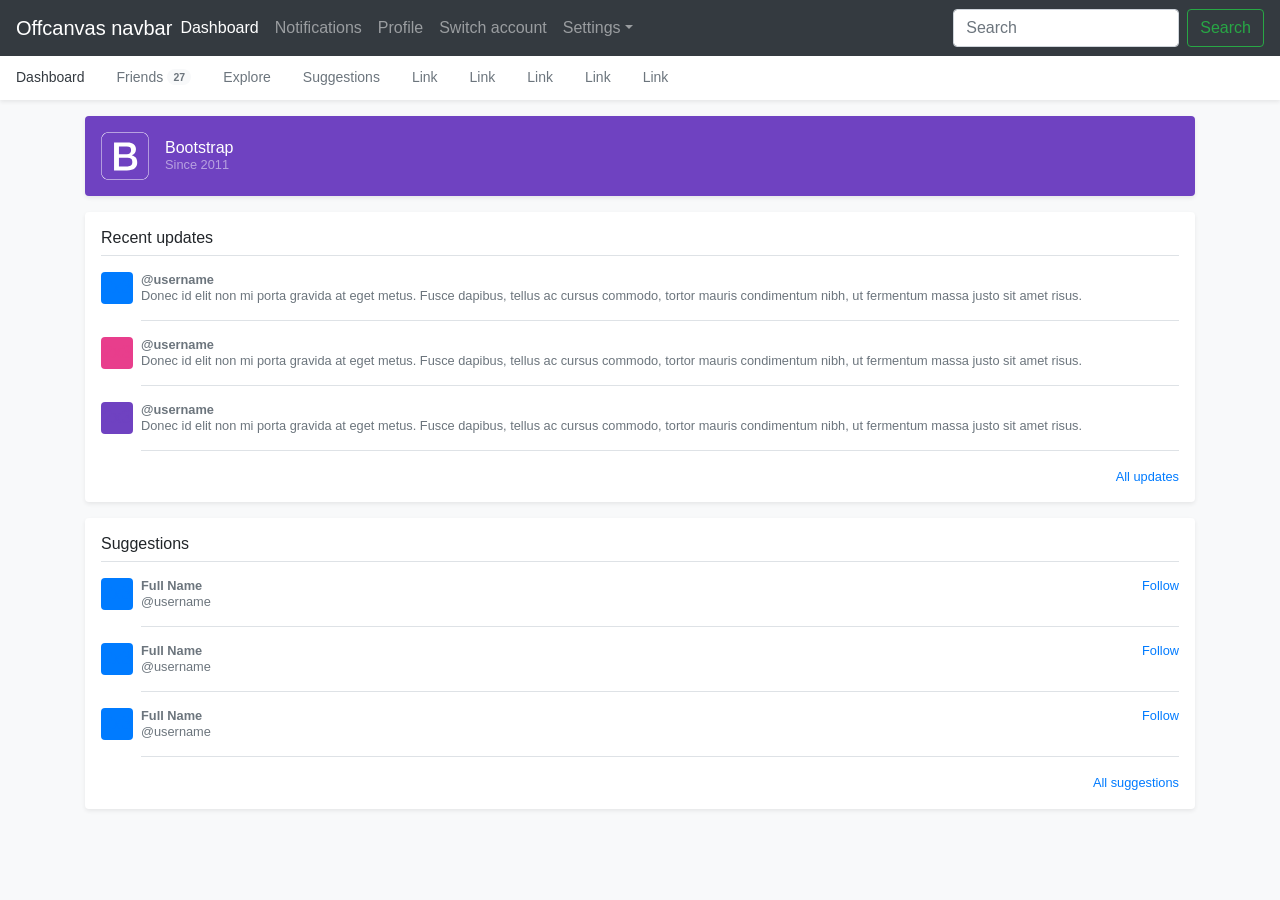
<file: bootstrap-4.5.3-examples/offcanvas/index.html>
<!doctype html>
<html lang="en">
  <head>
    <meta charset="utf-8">
    <meta name="viewport" content="width=device-width, initial-scale=1, shrink-to-fit=no">
    <meta name="description" content="">
    <meta name="author" content="Mark Otto, Jacob Thornton, and Bootstrap contributors">
    <meta name="generator" content="Jekyll v4.1.1">
    <title>Offcanvas template · Bootstrap</title>

    <link rel="canonical" href="https://getbootstrap.com/docs/4.5/examples/offcanvas/">

    <!-- Bootstrap core CSS -->
<link href="../assets/dist/css/bootstrap.min.css" rel="stylesheet">

    <style>
      .bd-placeholder-img {
        font-size: 1.125rem;
        text-anchor: middle;
        -webkit-user-select: none;
        -moz-user-select: none;
        -ms-user-select: none;
        user-select: none;
      }

      @media (min-width: 768px) {
        .bd-placeholder-img-lg {
          font-size: 3.5rem;
        }
      }
    </style>
    <!-- Custom styles for this template -->
    <link href="offcanvas.css" rel="stylesheet">
  </head>
  <body class="bg-light">
    <nav class="navbar navbar-expand-lg fixed-top navbar-dark bg-dark">
  <a class="navbar-brand mr-auto mr-lg-0" href="#">Offcanvas navbar</a>
  <button class="navbar-toggler p-0 border-0" type="button" data-toggle="offcanvas">
    <span class="navbar-toggler-icon"></span>
  </button>

  <div class="navbar-collapse offcanvas-collapse" id="navbarsExampleDefault">
    <ul class="navbar-nav mr-auto">
      <li class="nav-item active">
        <a class="nav-link" href="#">Dashboard <span class="sr-only">(current)</span></a>
      </li>
      <li class="nav-item">
        <a class="nav-link" href="#">Notifications</a>
      </li>
      <li class="nav-item">
        <a class="nav-link" href="#">Profile</a>
      </li>
      <li class="nav-item">
        <a class="nav-link" href="#">Switch account</a>
      </li>
      <li class="nav-item dropdown">
        <a class="nav-link dropdown-toggle" href="#" id="dropdown01" data-toggle="dropdown" aria-haspopup="true" aria-expanded="false">Settings</a>
        <div class="dropdown-menu" aria-labelledby="dropdown01">
          <a class="dropdown-item" href="#">Action</a>
          <a class="dropdown-item" href="#">Another action</a>
          <a class="dropdown-item" href="#">Something else here</a>
        </div>
      </li>
    </ul>
    <form class="form-inline my-2 my-lg-0">
      <input class="form-control mr-sm-2" type="text" placeholder="Search" aria-label="Search">
      <button class="btn btn-outline-success my-2 my-sm-0" type="submit">Search</button>
    </form>
  </div>
</nav>

<div class="nav-scroller bg-white shadow-sm">
  <nav class="nav nav-underline">
    <a class="nav-link active" href="#">Dashboard</a>
    <a class="nav-link" href="#">
      Friends
      <span class="badge badge-pill bg-light align-text-bottom">27</span>
    </a>
    <a class="nav-link" href="#">Explore</a>
    <a class="nav-link" href="#">Suggestions</a>
    <a class="nav-link" href="#">Link</a>
    <a class="nav-link" href="#">Link</a>
    <a class="nav-link" href="#">Link</a>
    <a class="nav-link" href="#">Link</a>
    <a class="nav-link" href="#">Link</a>
  </nav>
</div>

<main role="main" class="container">
  <div class="d-flex align-items-center p-3 my-3 text-white-50 bg-purple rounded shadow-sm">
    <img class="mr-3" src="../assets/brand/bootstrap-outline.svg" alt="" width="48" height="48">
    <div class="lh-100">
      <h6 class="mb-0 text-white lh-100">Bootstrap</h6>
      <small>Since 2011</small>
    </div>
  </div>

  <div class="my-3 p-3 bg-white rounded shadow-sm">
    <h6 class="border-bottom border-gray pb-2 mb-0">Recent updates</h6>
    <div class="media text-muted pt-3">
      <svg class="bd-placeholder-img mr-2 rounded" width="32" height="32" xmlns="http://www.w3.org/2000/svg" preserveAspectRatio="xMidYMid slice" focusable="false" role="img" aria-label="Placeholder: 32x32"><title>Placeholder</title><rect width="100%" height="100%" fill="#007bff"/><text x="50%" y="50%" fill="#007bff" dy=".3em">32x32</text></svg>
      <p class="media-body pb-3 mb-0 small lh-125 border-bottom border-gray">
        <strong class="d-block text-gray-dark">@username</strong>
        Donec id elit non mi porta gravida at eget metus. Fusce dapibus, tellus ac cursus commodo, tortor mauris condimentum nibh, ut fermentum massa justo sit amet risus.
      </p>
    </div>
    <div class="media text-muted pt-3">
      <svg class="bd-placeholder-img mr-2 rounded" width="32" height="32" xmlns="http://www.w3.org/2000/svg" preserveAspectRatio="xMidYMid slice" focusable="false" role="img" aria-label="Placeholder: 32x32"><title>Placeholder</title><rect width="100%" height="100%" fill="#e83e8c"/><text x="50%" y="50%" fill="#e83e8c" dy=".3em">32x32</text></svg>
      <p class="media-body pb-3 mb-0 small lh-125 border-bottom border-gray">
        <strong class="d-block text-gray-dark">@username</strong>
        Donec id elit non mi porta gravida at eget metus. Fusce dapibus, tellus ac cursus commodo, tortor mauris condimentum nibh, ut fermentum massa justo sit amet risus.
      </p>
    </div>
    <div class="media text-muted pt-3">
      <svg class="bd-placeholder-img mr-2 rounded" width="32" height="32" xmlns="http://www.w3.org/2000/svg" preserveAspectRatio="xMidYMid slice" focusable="false" role="img" aria-label="Placeholder: 32x32"><title>Placeholder</title><rect width="100%" height="100%" fill="#6f42c1"/><text x="50%" y="50%" fill="#6f42c1" dy=".3em">32x32</text></svg>
      <p class="media-body pb-3 mb-0 small lh-125 border-bottom border-gray">
        <strong class="d-block text-gray-dark">@username</strong>
        Donec id elit non mi porta gravida at eget metus. Fusce dapibus, tellus ac cursus commodo, tortor mauris condimentum nibh, ut fermentum massa justo sit amet risus.
      </p>
    </div>
    <small class="d-block text-right mt-3">
      <a href="#">All updates</a>
    </small>
  </div>

  <div class="my-3 p-3 bg-white rounded shadow-sm">
    <h6 class="border-bottom border-gray pb-2 mb-0">Suggestions</h6>
    <div class="media text-muted pt-3">
      <svg class="bd-placeholder-img mr-2 rounded" width="32" height="32" xmlns="http://www.w3.org/2000/svg" preserveAspectRatio="xMidYMid slice" focusable="false" role="img" aria-label="Placeholder: 32x32"><title>Placeholder</title><rect width="100%" height="100%" fill="#007bff"/><text x="50%" y="50%" fill="#007bff" dy=".3em">32x32</text></svg>
      <div class="media-body pb-3 mb-0 small lh-125 border-bottom border-gray">
        <div class="d-flex justify-content-between align-items-center w-100">
          <strong class="text-gray-dark">Full Name</strong>
          <a href="#">Follow</a>
        </div>
        <span class="d-block">@username</span>
      </div>
    </div>
    <div class="media text-muted pt-3">
      <svg class="bd-placeholder-img mr-2 rounded" width="32" height="32" xmlns="http://www.w3.org/2000/svg" preserveAspectRatio="xMidYMid slice" focusable="false" role="img" aria-label="Placeholder: 32x32"><title>Placeholder</title><rect width="100%" height="100%" fill="#007bff"/><text x="50%" y="50%" fill="#007bff" dy=".3em">32x32</text></svg>
      <div class="media-body pb-3 mb-0 small lh-125 border-bottom border-gray">
        <div class="d-flex justify-content-between align-items-center w-100">
          <strong class="text-gray-dark">Full Name</strong>
          <a href="#">Follow</a>
        </div>
        <span class="d-block">@username</span>
      </div>
    </div>
    <div class="media text-muted pt-3">
      <svg class="bd-placeholder-img mr-2 rounded" width="32" height="32" xmlns="http://www.w3.org/2000/svg" preserveAspectRatio="xMidYMid slice" focusable="false" role="img" aria-label="Placeholder: 32x32"><title>Placeholder</title><rect width="100%" height="100%" fill="#007bff"/><text x="50%" y="50%" fill="#007bff" dy=".3em">32x32</text></svg>
      <div class="media-body pb-3 mb-0 small lh-125 border-bottom border-gray">
        <div class="d-flex justify-content-between align-items-center w-100">
          <strong class="text-gray-dark">Full Name</strong>
          <a href="#">Follow</a>
        </div>
        <span class="d-block">@username</span>
      </div>
    </div>
    <small class="d-block text-right mt-3">
      <a href="#">All suggestions</a>
    </small>
  </div>
</main>
<script src="https://code.jquery.com/jquery-3.5.1.slim.min.js" integrity="sha384-DfXdz2htPH0lsSSs5nCTpuj/zy4C+OGpamoFVy38MVBnE+IbbVYUew+OrCXaRkfj" crossorigin="anonymous"></script>
      <script>window.jQuery || document.write('<script src="../assets/js/vendor/jquery.slim.min.js"><\/script>')</script><script src="../assets/dist/js/bootstrap.bundle.min.js"></script>
        <script src="offcanvas.js"></script></body>
</html>
</file>
<file: floating-labels.css>
html,
body {
  height: 100%;
}

body {
  display: block;
  -ms-flex-align: center;
  align-items: center;
  padding-top: 40px;
  padding-bottom: 40px;
  background-color: #f5f5f5;
}

.form-signin {
  margin-left: auto;
     margin-right: auto;
     margin-bottom: auto;
        position:absolute;
        top: 50%;
        left: 50%;
        transform: translate(-50%,-50%);
        width: 50%;
        padding: 30px;
        opacity: 0.9;
        background: #fff;
        box-sizing: border-box;
        border-radius: 10px;
        box-shadow: 0 15px 50px rgba(0,0,0,2);
}

.form-label-group {
  position: relative;
  margin-bottom: 1rem;
}

.form-label-group input,
.form-label-group label {
  height: 3.125rem;
  padding: .75rem;
}

.form-label-group label {
  position: absolute;
  top: 0;
  left: 0;
  display: block;
  width: 100%;
  margin-bottom: 0; /* Override default `<label>` margin */
  line-height: 1.5;
  color: #1a6bbd;
  pointer-events: none;
  cursor: text; /* Match the input under the label */
  border: 1px solid transparent;
  border-radius: .25rem;
  transition: all .1s ease-in-out;
}




/* MARKETING CONTENT
-------------------------------------------------- */


/* Center align the text within the three columns below the carousel */
.marketing .col-lg-4 {
  margin-bottom: 1.5rem;
  text-align: center;
}
.marketing h2 {
  font-weight: 400;
}
.marketing .col-lg-4 p {
  margin-right: .75rem;
  margin-left: .75rem;
}
/* Thin out the marketing headings */
.featurette-heading {
  font-weight: 300;
  line-height: 1;
  letter-spacing: -.05rem;
}
</file>
<file: bootstrap-4.5.3-examples/album/album.css>
.jumbotron {
  padding-top: 3rem;
  padding-bottom: 3rem;
  margin-bottom: 0;
  background-color: #fff;
}
@media (min-width: 768px) {
  .jumbotron {
    padding-top: 6rem;
    padding-bottom: 6rem;
  }
}

.jumbotron p:last-child {
  margin-bottom: 0;
}

.jumbotron h1 {
  font-weight: 300;
}

.jumbotron .container {
  max-width: 40rem;
}

footer {
  padding-top: 3rem;
  padding-bottom: 3rem;
}

footer p {
  margin-bottom: .25rem;
}
</file>
<file: bootstrap-4.5.3-examples/blog/blog.css>
/* stylelint-disable selector-list-comma-newline-after */

.blog-header {
  line-height: 1;
  border-bottom: 1px solid #e5e5e5;
}

.blog-header-logo {
  font-family: "Playfair Display", Georgia, "Times New Roman", serif;
  font-size: 2.25rem;
}

.blog-header-logo:hover {
  text-decoration: none;
}

h1, h2, h3, h4, h5, h6 {
  font-family: "Playfair Display", Georgia, "Times New Roman", serif;
}

.display-4 {
  font-size: 2.5rem;
}
@media (min-width: 768px) {
  .display-4 {
    font-size: 3rem;
  }
}

.nav-scroller {
  position: relative;
  z-index: 2;
  height: 2.75rem;
  overflow-y: hidden;
}

.nav-scroller .nav {
  display: -ms-flexbox;
  display: flex;
  -ms-flex-wrap: nowrap;
  flex-wrap: nowrap;
  padding-bottom: 1rem;
  margin-top: -1px;
  overflow-x: auto;
  text-align: center;
  white-space: nowrap;
  -webkit-overflow-scrolling: touch;
}

.nav-scroller .nav-link {
  padding-top: .75rem;
  padding-bottom: .75rem;
  font-size: .875rem;
}

.card-img-right {
  height: 100%;
  border-radius: 0 3px 3px 0;
}

.flex-auto {
  -ms-flex: 0 0 auto;
  flex: 0 0 auto;
}

.h-250 { height: 250px; }
@media (min-width: 768px) {
  .h-md-250 { height: 250px; }
}

/* Pagination */
.blog-pagination {
  margin-bottom: 4rem;
}
.blog-pagination > .btn {
  border-radius: 2rem;
}

/*
 * Blog posts
 */
.blog-post {
  margin-bottom: 4rem;
}
.blog-post-title {
  margin-bottom: .25rem;
  font-size: 2.5rem;
}
.blog-post-meta {
  margin-bottom: 1.25rem;
  color: #999;
}

/*
 * Footer
 */
.blog-footer {
  padding: 2.5rem 0;
  color: #999;
  text-align: center;
  background-color: #f9f9f9;
  border-top: .05rem solid #e5e5e5;
}
.blog-footer p:last-child {
  margin-bottom: 0;
}
</file>
<file: bootstrap-4.5.3-examples/carousel/carousel.css>
/* GLOBAL STYLES
-------------------------------------------------- */
/* Padding below the footer and lighter body text */

body {
  padding-top: 3rem;
  padding-bottom: 3rem;
  color: #5a5a5a;
}


/* CUSTOMIZE THE CAROUSEL
-------------------------------------------------- */

/* Carousel base class */
.carousel {
  margin-bottom: 4rem;
}
/* Since positioning the image, we need to help out the caption */
.carousel-caption {
  bottom: 3rem;
  z-index: 10;
}

/* Declare heights because of positioning of img element */
.carousel-item {
  height: 32rem;
}
.carousel-item > img {
  position: absolute;
  top: 0;
  left: 0;
  min-width: 100%;
  height: 32rem;
}


/* MARKETING CONTENT
-------------------------------------------------- */

/* Center align the text within the three columns below the carousel */
.marketing .col-lg-4 {
  margin-bottom: 1.5rem;
  text-align: center;
}
.marketing h2 {
  font-weight: 400;
}
.marketing .col-lg-4 p {
  margin-right: .75rem;
  margin-left: .75rem;
}


/* Featurettes
------------------------- */

.featurette-divider {
  margin: 5rem 0; /* Space out the Bootstrap <hr> more */
}

/* Thin out the marketing headings */
.featurette-heading {
  font-weight: 300;
  line-height: 1;
  letter-spacing: -.05rem;
}


/* RESPONSIVE CSS
-------------------------------------------------- */

@media (min-width: 40em) {
  /* Bump up size of carousel content */
  .carousel-caption p {
    margin-bottom: 1.25rem;
    font-size: 1.25rem;
    line-height: 1.4;
  }

  .featurette-heading {
    font-size: 50px;
  }
}

@media (min-width: 62em) {
  .featurette-heading {
    margin-top: 7rem;
  }
}
</file>
<file: bootstrap-4.5.3-examples/checkout/form-validation.css>
.container {
  max-width: 960px;
}

.lh-condensed { line-height: 1.25; }
</file>
<file: bootstrap-4.5.3-examples/cover/cover.css>
/*
 * Globals
 */

/* Links */
a,
a:focus,
a:hover {
  color: #fff;
}

/* Custom default button */
.btn-secondary,
.btn-secondary:hover,
.btn-secondary:focus {
  color: #333;
  text-shadow: none; /* Prevent inheritance from `body` */
  background-color: #fff;
  border: .05rem solid #fff;
}


/*
 * Base structure
 */

html,
body {
  height: 100%;
  background-color: #333;
}

body {
  display: -ms-flexbox;
  display: flex;
  color: #fff;
  text-shadow: 0 .05rem .1rem rgba(0, 0, 0, .5);
  box-shadow: inset 0 0 5rem rgba(0, 0, 0, .5);
}

.cover-container {
  max-width: 42em;
}


/*
 * Header
 */
.masthead {
  margin-bottom: 2rem;
}

.masthead-brand {
  margin-bottom: 0;
}

.nav-masthead .nav-link {
  padding: .25rem 0;
  font-weight: 700;
  color: rgba(255, 255, 255, .5);
  background-color: transparent;
  border-bottom: .25rem solid transparent;
}

.nav-masthead .nav-link:hover,
.nav-masthead .nav-link:focus {
  border-bottom-color: rgba(255, 255, 255, .25);
}

.nav-masthead .nav-link + .nav-link {
  margin-left: 1rem;
}

.nav-masthead .active {
  color: #fff;
  border-bottom-color: #fff;
}

@media (min-width: 48em) {
  .masthead-brand {
    float: left;
  }
  .nav-masthead {
    float: right;
  }
}


/*
 * Cover
 */
.cover {
  padding: 0 1.5rem;
}
.cover .btn-lg {
  padding: .75rem 1.25rem;
  font-weight: 700;
}


/*
 * Footer
 */
.mastfoot {
  color: rgba(255, 255, 255, .5);
}
</file>
<file: bootstrap-4.5.3-examples/floating-labels/floating-labels.css>
html,
body {
  height: 100%;
}

body {
  display: -ms-flexbox;
  display: flex;
  -ms-flex-align: center;
  align-items: center;
  padding-top: 40px;
  padding-bottom: 40px;
  background-color: #f5f5f5;
}

.form-signin {
  width: 100%;
  max-width: 420px;
  padding: 15px;
  margin: auto;
}

.form-label-group {
  position: relative;
  margin-bottom: 1rem;
}

.form-label-group input,
.form-label-group label {
  height: 3.125rem;
  padding: .75rem;
}

.form-label-group label {
  position: absolute;
  top: 0;
  left: 0;
  display: block;
  width: 100%;
  margin-bottom: 0; /* Override default `<label>` margin */
  line-height: 1.5;
  color: #495057;
  pointer-events: none;
  cursor: text; /* Match the input under the label */
  border: 1px solid transparent;
  border-radius: .25rem;
  transition: all .1s ease-in-out;
}

.form-label-group input::-webkit-input-placeholder {
  color: transparent;
}

.form-label-group input::-moz-placeholder {
  color: transparent;
}

.form-label-group input:-ms-input-placeholder {
  color: transparent;
}

.form-label-group input::-ms-input-placeholder {
  color: transparent;
}

.form-label-group input::placeholder {
  color: transparent;
}

.form-label-group input:not(:-moz-placeholder-shown) {
  padding-top: 1.25rem;
  padding-bottom: .25rem;
}

.form-label-group input:not(:-ms-input-placeholder) {
  padding-top: 1.25rem;
  padding-bottom: .25rem;
}

.form-label-group input:not(:placeholder-shown) {
  padding-top: 1.25rem;
  padding-bottom: .25rem;
}

.form-label-group input:not(:-moz-placeholder-shown) ~ label {
  padding-top: .25rem;
  padding-bottom: .25rem;
  font-size: 12px;
  color: #777;
}

.form-label-group input:not(:-ms-input-placeholder) ~ label {
  padding-top: .25rem;
  padding-bottom: .25rem;
  font-size: 12px;
  color: #777;
}

.form-label-group input:not(:placeholder-shown) ~ label {
  padding-top: .25rem;
  padding-bottom: .25rem;
  font-size: 12px;
  color: #777;
}

/* Fallback for Edge
-------------------------------------------------- */
@supports (-ms-ime-align: auto) {
  .form-label-group {
    display: -ms-flexbox;
    display: flex;
    -ms-flex-direction: column-reverse;
    flex-direction: column-reverse;
  }

  .form-label-group label {
    position: static;
  }

  .form-label-group input::-ms-input-placeholder {
    color: #777;
  }
}
</file>
<file: bootstrap-4.5.3-examples/grid/grid.css>
.themed-grid-col {
  padding-top: 15px;
  padding-bottom: 15px;
  background-color: rgba(86, 61, 124, .15);
  border: 1px solid rgba(86, 61, 124, .2);
}

.themed-container {
  padding: 15px;
  margin-bottom: 30px;
  background-color: rgba(0, 123, 255, .15);
  border: 1px solid rgba(0, 123, 255, .2);
}
</file>
<file: bootstrap-4.5.3-examples/jumbotron/jumbotron.css>
/* Move down content because we have a fixed navbar that is 3.5rem tall */
body {
  padding-top: 3.5rem;
}
</file>
<file: bootstrap-4.5.3-examples/navbar-fixed/navbar-top-fixed.css>
/* Show it is fixed to the top */
body {
  min-height: 75rem;
  padding-top: 4.5rem;
}
</file>
<file: bootstrap-4.5.3-examples/navbar-static/navbar-top.css>
/* Show it's not fixed to the top */
body {
  min-height: 75rem;
}
</file>
<file: bootstrap-4.5.3-examples/navbars/navbar.css>
body {
  padding-bottom: 20px;
}

.navbar {
  margin-bottom: 20px;
}
</file>
<file: bootstrap-4.5.3-examples/offcanvas/offcanvas.css>
html,
body {
  overflow-x: hidden; /* Prevent scroll on narrow devices */
}

body {
  padding-top: 56px;
}

@media (max-width: 991.98px) {
  .offcanvas-collapse {
    position: fixed;
    top: 56px; /* Height of navbar */
    bottom: 0;
    left: 100%;
    width: 100%;
    padding-right: 1rem;
    padding-left: 1rem;
    overflow-y: auto;
    visibility: hidden;
    background-color: #343a40;
    transition: visibility .3s ease-in-out, -webkit-transform .3s ease-in-out;
    transition: transform .3s ease-in-out, visibility .3s ease-in-out;
    transition: transform .3s ease-in-out, visibility .3s ease-in-out, -webkit-transform .3s ease-in-out;
  }
  .offcanvas-collapse.open {
    visibility: visible;
    -webkit-transform: translateX(-100%);
    transform: translateX(-100%);
  }
}

.nav-scroller {
  position: relative;
  z-index: 2;
  height: 2.75rem;
  overflow-y: hidden;
}

.nav-scroller .nav {
  display: -ms-flexbox;
  display: flex;
  -ms-flex-wrap: nowrap;
  flex-wrap: nowrap;
  padding-bottom: 1rem;
  margin-top: -1px;
  overflow-x: auto;
  color: rgba(255, 255, 255, .75);
  text-align: center;
  white-space: nowrap;
  -webkit-overflow-scrolling: touch;
}

.nav-underline .nav-link {
  padding-top: .75rem;
  padding-bottom: .75rem;
  font-size: .875rem;
  color: #6c757d;
}

.nav-underline .nav-link:hover {
  color: #007bff;
}

.nav-underline .active {
  font-weight: 500;
  color: #343a40;
}

.text-white-50 { color: rgba(255, 255, 255, .5); }

.bg-purple { background-color: #6f42c1; }

.lh-100 { line-height: 1; }
.lh-125 { line-height: 1.25; }
.lh-150 { line-height: 1.5; }
</file>
